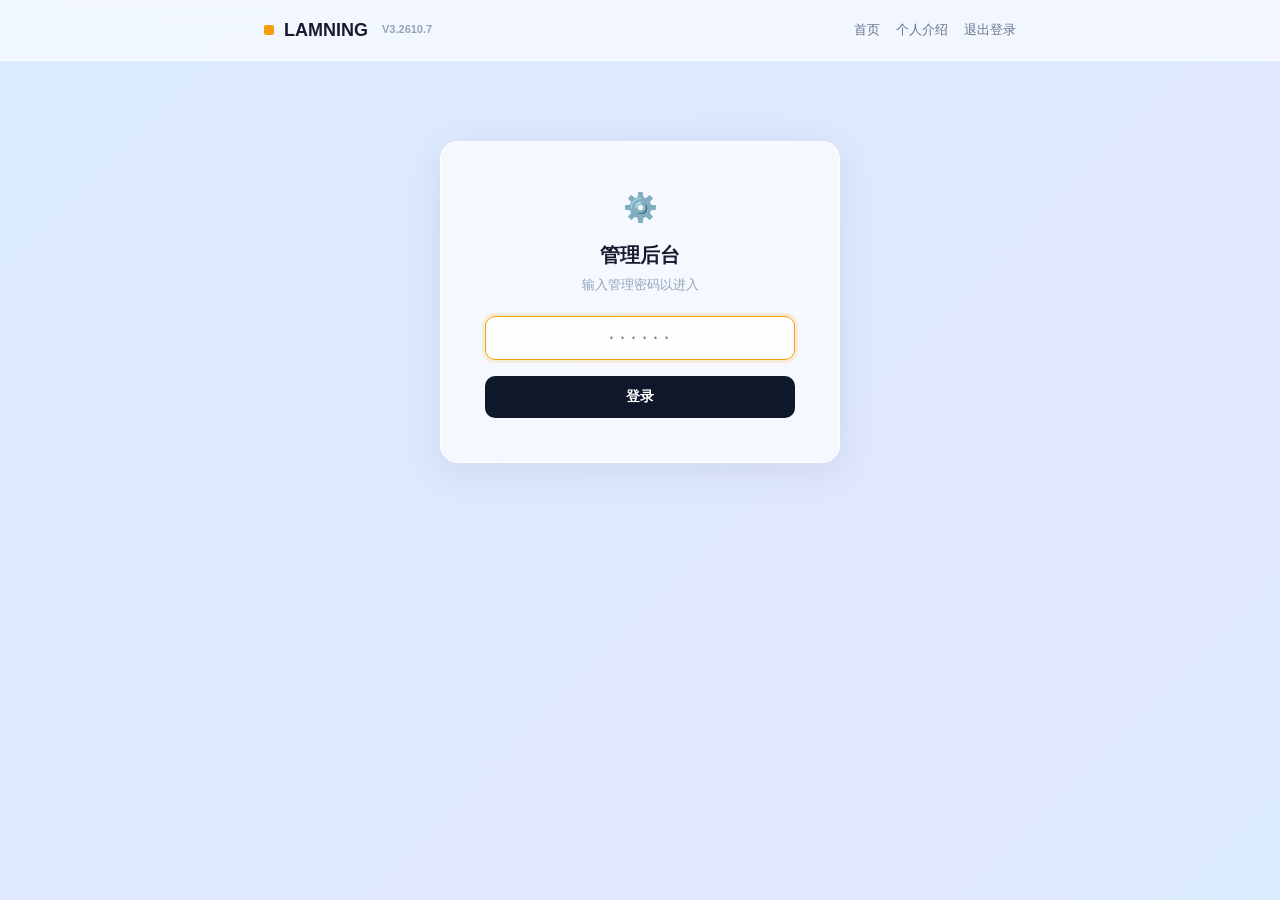
<file: admin/index.html>
<!DOCTYPE html>
<html lang="zh-CN">
<head>
    <meta charset="UTF-8">
    <meta name="viewport" content="width=device-width, initial-scale=1.0">
    <title>LAMNING - 管理后台</title>
    <style>
        * { margin: 0; padding: 0; box-sizing: border-box; }
        body {
            font-family: -apple-system, BlinkMacSystemFont, 'Segoe UI', 'PingFang SC', 'Microsoft YaHei', sans-serif;
            color: #1a1a2e; line-height: 1.6; min-height: 100vh;
            background: linear-gradient(135deg, #dbeafe 0%, #e0e7ff 20%, #cffafe 40%, #ede9fe 60%, #dbeafe 80%, #e0f2fe 100%);
            background-size: 400% 400%;
            animation: gradientFlow 12s ease infinite;
        }
        @keyframes gradientFlow {
            0% { background-position: 0% 50%; }
            50% { background-position: 100% 50%; }
            100% { background-position: 0% 50%; }
        }
        .container { max-width: 800px; margin: 0 auto; padding: 0 24px; }

        /* 导航 */
        .nav-bar {
            position: sticky; top: 0; z-index: 50;
            background: rgba(255,255,255,0.6);
            backdrop-filter: blur(20px);
            border-bottom: 1px solid rgba(255,255,255,0.7);
        }
        .nav-inner {
            max-width: 800px; margin: 0 auto; padding: 0 24px;
            display: flex; justify-content: space-between; align-items: center; height: 60px;
        }
        .nav-logo {
            font-size: 18px; font-weight: 700; color: #1a1a2e;
            text-decoration: none; display: flex; align-items: center; gap: 10px;
        }
        .nav-logo .dot { width: 10px; height: 10px; background: #f59e0b; border-radius: 2px; }
        .nav-links { display: flex; gap: 16px; }
        .nav-links a { font-size: 13px; color: #64748b; text-decoration: none; transition: color 0.2s; }
        .nav-links a:hover { color: #1a1a2e; }

        /* 登录 */
        .login-box {
            background: rgba(255,255,255,0.7);
            backdrop-filter: blur(24px);
            border: 1px solid rgba(255,255,255,0.8);
            border-radius: 18px; padding: 44px;
            max-width: 400px; margin: 80px auto;
            box-shadow: 0 8px 40px rgba(0,0,0,0.08);
            text-align: center;
        }
        .login-box h2 { font-size: 20px; font-weight: 700; margin-bottom: 4px; }
        .login-box p { font-size: 13px; color: #94a3b8; margin-bottom: 20px; }
        .login-input {
            width: 100%; padding: 12px 16px;
            border: 1px solid rgba(0,0,0,0.1); border-radius: 10px;
            font-size: 15px; outline: none; margin-bottom: 16px;
            text-align: center; font-family: monospace; letter-spacing: 2px;
            background: rgba(255,255,255,0.6);
            transition: border-color 0.2s, box-shadow 0.2s;
        }
        .login-input:focus { border-color: #f59e0b; box-shadow: 0 0 0 3px rgba(245,158,11,0.15); }
        .login-btn {
            width: 100%; padding: 12px;
            background: #0f172a; color: #fff; border: none; border-radius: 10px;
            font-size: 14px; font-weight: 600; cursor: pointer; transition: background 0.2s;
        }
        .login-btn:hover { background: #1e293b; }
        .login-error { color: #dc2626; font-size: 13px; margin-top: 8px; display: none; }

        /* 管理面板 */
        .admin-panel { display: none; padding: 32px 0 80px; }
        .admin-panel.show { display: block; }
        .panel-title { font-size: 24px; font-weight: 700; margin-bottom: 8px; }
        .panel-sub { font-size: 14px; color: #64748b; margin-bottom: 32px; }

        /* 卡片列表 */
        .card-grid { display: flex; flex-direction: column; gap: 16px; margin-bottom: 20px; }
        .card-col { display: flex; flex-direction: column; gap: 16px; }

        /* 卡片 */
        .edit-card {
            background: rgba(255,255,255,0.6);
            backdrop-filter: blur(16px);
            border: 1px solid rgba(255,255,255,0.7);
            border-radius: 18px;
            box-shadow: 0 4px 24px rgba(0,0,0,0.06);
            transition: box-shadow 0.2s;
        }
        .edit-card:hover { box-shadow: 0 6px 32px rgba(0,0,0,0.1); }
        .edit-card-header {
            padding: 14px 20px;
            background: rgba(0,0,0,0.02);
            border-bottom: 1px solid rgba(0,0,0,0.04);
            display: flex; justify-content: space-between; align-items: center;
            cursor: pointer; user-select: none;
            transition: background 0.2s;
        }
        .edit-card-header:hover { background: rgba(0,0,0,0.04); }
        .edit-card-header h3 { font-size: 14px; font-weight: 600; margin: 0; }
        .edit-card-header .tag {
            font-size: 11px; padding: 3px 10px; border-radius: 6px;
            background: rgba(245,158,11,0.1); color: #d97706;
            border: 1px solid rgba(245,158,11,0.2);
        }
        .edit-card-header .arrow {
            font-size: 12px; color: #94a3b8; transition: transform 0.3s;
            margin-left: 8px;
        }
        .edit-card.open .edit-card-header .arrow { transform: rotate(180deg); }
        .edit-card-body { display: none; padding: 20px; }
        .edit-card.open .edit-card-body { display: block; }

        /* 表单 */
        .form-group { margin-bottom: 16px; }
        .form-label {
            display: block; font-size: 12px; font-weight: 600;
            color: #64748b; text-transform: uppercase; letter-spacing: 1px;
            margin-bottom: 8px;
        }
        .form-input {
            width: 100%; padding: 10px 14px;
            border: 1px solid rgba(0,0,0,0.08); border-radius: 10px;
            font-size: 14px; outline: none; font-family: inherit;
            background: rgba(255,255,255,0.5);
            transition: border-color 0.2s, box-shadow 0.2s;
        }
        .form-input:focus { border-color: #3b82f6; box-shadow: 0 0 0 3px rgba(59,130,246,0.1); }
        .form-textarea {
            width: 100%; padding: 12px 14px;
            border: 1px solid rgba(0,0,0,0.08); border-radius: 10px;
            font-size: 14px; outline: none; font-family: inherit;
            background: rgba(255,255,255,0.5); resize: vertical;
            transition: border-color 0.2s, box-shadow 0.2s;
            line-height: 1.8;
        }
        .form-textarea:focus { border-color: #3b82f6; box-shadow: 0 0 0 3px rgba(59,130,246,0.1); }
        .form-hint { font-size: 12px; color: #94a3b8; margin-top: 4px; }

        /* 按钮 */
        .btn {
            padding: 10px 20px; border: none; border-radius: 10px;
            font-size: 14px; font-weight: 600; cursor: pointer; transition: all 0.2s;
        }
        .btn-primary { background: #0f172a; color: #fff; }
        .btn-primary:hover { background: #1e293b; }
        .btn-primary:active { transform: scale(0.98); }
        .btn-success { background: #16a34a; color: #fff; }
        .btn-success:hover { background: #15803d; }
        .btn-group { display: flex; gap: 10px; margin-top: 8px; }

        /* 保存提示 */
        .toast {
            position: fixed; top: 80px; left: 50%; transform: translateX(-50%);
            background: #0f172a; color: #fff; padding: 10px 24px;
            border-radius: 10px; font-size: 13px; z-index: 999;
            opacity: 0; transition: opacity 0.3s;
            box-shadow: 0 4px 20px rgba(0,0,0,0.15);
        }
        .toast.show { opacity: 1; }
    </style>
</head>
<body>

    <!-- 导航 -->
    <div class="nav-bar">
        <div class="nav-inner">
            <a href="/" class="nav-logo"><span class="dot"></span> LAMNING <span style="font-size:11px;color:#94a3b8;margin-left:4px;">V3.2610.7</span></a>
            <div class="nav-links">
                <a href="/">首页</a>
                <a href="/intro/">个人介绍</a>
                <a href="javascript:logout()">退出登录</a>
            </div>
        </div>
    </div>

    <!-- 登录 -->
    <div id="loginBox" class="container">
        <div class="login-box">
            <div style="font-size: 28px; margin-bottom: 8px;">⚙️</div>
            <h2>管理后台</h2>
            <p>输入管理密码以进入</p>
            <input type="password" id="loginInput" class="login-input" placeholder="······" autofocus>
            <button onclick="login()" class="login-btn">登录</button>
            <p id="loginError" class="login-error">密码错误</p>
        </div>
    </div>

    <!-- 管理面板 -->
    <div id="adminPanel" class="admin-panel">
        <div class="container">
            <div class="panel-title">📋 内容管理</div>
            <div class="panel-sub">修改后点击保存，立即生效于前台页面</div>

            <!-- 可视化编辑器入口 - 全宽 -->
            <div class="edit-card" style="cursor:pointer;margin-bottom:16px;" onclick="window.open('/admin/editor.html','_blank')">
                <div class="edit-card-header" style="background:linear-gradient(135deg,rgba(59,130,246,0.08),rgba(139,92,246,0.08));">
                    <h3>🎨 可视化页面编辑器</h3>
                    <span class="tag" style="background:rgba(59,130,246,0.1);color:#3b82f6;border-color:rgba(59,130,246,0.2);">推荐</span>
                </div>
                <div class="edit-card-body" style="padding:20px;max-height:2000px;">
                    <p style="font-size:14px;color:#64748b;margin:0;">拖拽式编辑页面布局、样式、颜色、字体，所见即所得。支持调整卡片位置、大小、模糊度等。</p>
                    <div style="margin-top:12px;">
                        <span class="btn btn-primary" style="display:inline-block;">🚀 打开编辑器</span>
                    </div>
                </div>
            </div>

            <div class="card-grid"><div class="card-col">
            <!-- 公告卡片 -->
            <div class="edit-card">
                <div class="edit-card-header" onclick="toggleCard(this)">
                    <h3>📢 更新公告</h3>
                    <span style="display:flex;align-items:center;gap:6px;"><span class="tag">个人介绍页</span><span class="arrow">▼</span></span>
                </div>
                <div class="edit-card-body">
                    <div class="form-group">
                        <label class="form-label">公告内容</label>
                        <textarea id="announcement" class="form-textarea" rows="3" placeholder="输入公告内容..."></textarea>
                        <div class="form-hint">显示在个人介绍页的「更新公告」卡片中</div>
                    </div>
                    <button onclick="saveContent()" class="btn btn-primary">💾 保存</button>
                </div>
            </div>

            <!-- 更新弹窗卡片 -->
            <div class="edit-card">
                <div class="edit-card-header" onclick="toggleCard(this)">
                    <h3>🔔 更新弹窗</h3>
                    <span style="display:flex;align-items:center;gap:6px;"><span class="tag">主页弹窗</span><span class="arrow">▼</span></span>
                </div>
                <div class="edit-card-body">
                    <div class="form-group">
                        <label class="form-label">日期</label>
                        <input type="text" id="modalDate" class="form-input" placeholder="2026年10月13日 23:00">
                    </div>
                    <div class="form-group">
                        <label class="form-label">版本号</label>
                        <input type="text" id="modalVersion" class="form-input" placeholder="如：V3.2610.9">
                        <div class="form-hint">显示在主页大标题旁与页脚，留空则不更新</div>
                    </div>
                    <div class="form-group">
                        <label class="form-label">更新条目（每行一条）</label>
                        <textarea id="modalItems" class="form-textarea" rows="6" placeholder="每行一条更新内容..."></textarea>
                        <div class="form-hint">访问主页时自动弹出的更新说明窗口</div>
                    </div>
                    <button onclick="saveContent()" class="btn btn-primary">💾 保存</button>
                </div>
            </div>

            </div>

            <!-- 个人名片卡片 -->
            <div class="edit-card">
                <div class="edit-card-header" onclick="toggleCard(this)">
                    <h3>👤 个人名片</h3>
                    <span style="display:flex;align-items:center;gap:6px;"><span class="tag">个人介绍页</span><span class="arrow">▼</span></span>
                </div>
                <div class="edit-card-body">
                    <div class="form-group">
                        <label class="form-label">名称</label>
                        <input type="text" id="profileName" class="form-input" placeholder="LAMNING">
                    </div>
                    <div class="form-group">
                        <label class="form-label">简介</label>
                        <input type="text" id="profileBio" class="form-input" placeholder="个人空间 · 持续构建中">
                    </div>
                    <div class="form-group">
                        <label class="form-label">标签（逗号分隔）</label>
                        <input type="text" id="profileTags" class="form-input" placeholder="人工智能, 小米生态, INFJ">
                    </div>
                    <button onclick="saveContent()" class="btn btn-primary">💾 保存</button>
                </div>
            </div>

            <!-- 联系方式卡片 -->
            <div class="edit-card">
                <div class="edit-card-header" onclick="toggleCard(this)">
                    <h3>📬 联系方式</h3>
                    <span style="display:flex;align-items:center;gap:6px;"><span class="tag">全局</span><span class="arrow">▼</span></span>
                </div>
                <div class="edit-card-body">
                    <div class="form-group">
                        <label class="form-label">GitHub 链接</label>
                        <input type="text" id="contactGithub" class="form-input" placeholder="https://github.com/your-account">
                    </div>
                    <div class="form-group">
                        <label class="form-label">QQ 号</label>
                        <input type="text" id="contactQQ" class="form-input" placeholder="[qq removed]">
                    </div>
                    <div class="form-group">
                        <label class="form-label">邮箱</label>
                        <input type="text" id="contactEmail" class="form-input" placeholder="[email removed]">
                    </div>
                    <button onclick="saveContent()" class="btn btn-primary">💾 保存</button>
                </div>
            </div>
            </div><div class="card-col">
            <!-- 扩列条卡片 -->
            <div class="edit-card">
                <div class="edit-card-header" onclick="toggleCard(this)">
                    <h3>📝 扩列条 / 自介</h3>
                    <span style="display:flex;align-items:center;gap:6px;"><span class="tag">个人介绍页</span><span class="arrow">▼</span></span>
                </div>
                <div class="edit-card-body">
                    <div class="form-group">
                        <label class="form-label">内容（支持换行，用 --- 分割横线）</label>
                        <textarea id="bioContent" class="form-textarea" rows="16" placeholder="输入扩列条内容..."></textarea>
                        <div class="form-hint">使用 --- 表示分割线，直接换行即可分行</div>
                    </div>
                    <button onclick="saveContent()" class="btn btn-primary">💾 保存</button>
                </div>
            </div>

            <!-- 图库管理卡片 -->
            <div class="edit-card">
                <div class="edit-card-header" onclick="toggleCard(this)">
                    <h3>📷 图库管理</h3>
                    <span style="display:flex;align-items:center;gap:6px;"><span class="tag">个人介绍页</span><span class="arrow">▼</span></span>
                </div>
                <div class="edit-card-body">
                    <div class="form-group">
                        <label class="form-label">上传图片</label>
                        <div id="uploadArea" style="border:2px dashed rgba(0,0,0,0.1);border-radius:12px;padding:32px;text-align:center;cursor:pointer;transition:all 0.2s;" onclick="document.getElementById('fileInput').click()" ondragover="event.preventDefault();this.style.borderColor='#3b82f6'" ondragleave="this.style.borderColor='rgba(0,0,0,0.1)'" ondrop="event.preventDefault();this.style.borderColor='rgba(0,0,0,0.1)';handleDrop(event)">
                            <div style="font-size:32px;margin-bottom:8px;">📁</div>
                            <div style="font-size:14px;color:#64748b;">点击选择图片 或 拖拽图片到这里</div>
                            <div style="font-size:12px;color:#94a3b8;margin-top:4px;">支持 JPG / PNG / GIF / WebP</div>
                        </div>
                        <input type="file" id="fileInput" accept="image/*" multiple style="display:none" onchange="uploadFiles(this.files)">
                    </div>
                    <div id="galleryGrid" style="display:grid;grid-template-columns:repeat(4,1fr);gap:8px;margin-bottom:16px;"></div>
                    <div class="form-hint">点击图片上的 × 可删除。保存后前台立即生效。</div>
                    <button onclick="saveContent()" class="btn btn-primary">💾 保存图库</button>
                </div>
            </div>

            <!-- 课程管理卡片 -->
            <div class="edit-card">
                <div class="edit-card-header" onclick="toggleCard(this)">
                    <h3>📚 课程管理</h3>
                    <span style="display:flex;align-items:center;gap:6px;"><span class="tag">课程表</span><span class="arrow">▼</span></span>
                </div>
                <div class="edit-card-body">
                    <div class="form-group">
                        <label class="form-label">课程名称</label>
                        <input type="text" id="cName" class="form-input" placeholder="如：高等数学">
                    </div>
                    <div class="form-group">
                        <label class="form-label">授课老师</label>
                        <input type="text" id="cTeacher" class="form-input" placeholder="如：张老师">
                    </div>
                    <div class="form-group">
                        <label class="form-label">上课地点</label>
                        <input type="text" id="cLocation" class="form-input" placeholder="如：第一教学楼（北）101">
                    </div>
                    <div class="form-row" style="display:flex;gap:12px;flex-wrap:wrap;">
                        <div class="form-group" style="flex:1;min-width:120px;">
                            <label class="form-label">星期</label>
                            <select id="cWeekday" class="form-input">
                                <option value="1">周一</option><option value="2">周二</option><option value="3">周三</option>
                                <option value="4">周四</option><option value="5">周五</option><option value="6">周六</option><option value="7">周日</option>
                            </select>
                        </div>
                        <div class="form-group" style="flex:1;min-width:120px;">
                            <label class="form-label">开始节次</label>
                            <select id="cStart" class="form-input">
                                <option value="1">1-2节 (08:20)</option><option value="2">3-4节 (10:15)</option><option value="3">5-6节 (14:00)</option>
                                <option value="4">7-8节 (15:55)</option><option value="5">9-10节 (19:00)</option>
                            </select>
                        </div>
                        <div class="form-group" style="flex:1;min-width:120px;">
                            <label class="form-label">连上</label>
                            <select id="cSpan" class="form-input">
                                <option value="1">1个大节</option><option value="2">2个大节（连上）</option>
                            </select>
                        </div>
                    </div>
                    <div class="form-group">
                        <label class="form-label">上课周次</label>
                        <input type="text" id="cWeeks" class="form-input" placeholder="如：1-16 或 1,3,5-8">
                        <div class="form-hint">填周次范围，如 <b>1-16</b> 或 <b>1,3,5-8</b></div>
                    </div>
                    <button onclick="addCourse()" class="btn btn-primary" style="margin-bottom:16px;">➕ 添加课程</button>
                    <div id="courseList"></div>
                </div>
            </div>
            </div></div><!-- /card-grid -->

        </div>
    </div>

    <script>
        let TOKEN = '';
        let content = {};

        // 登录
        function login() {
            const pwd = document.getElementById('loginInput').value;
            fetch('/api/login', {
                method: 'POST',
                headers: {'Content-Type': 'application/json'},
                body: JSON.stringify({password: pwd})
            })
            .then(r => r.json())
            .then(d => {
                if (d.ok) {
                    TOKEN = d.token;
                    sessionStorage.setItem('admin_token', TOKEN);
                    showAdmin();
                } else {
                    document.getElementById('loginError').style.display = 'block';
                    document.getElementById('loginInput').value = '';
                }
            })
            .catch(() => {
                document.getElementById('loginError').textContent = '连接失败，请检查后端是否运行';
                document.getElementById('loginError').style.display = 'block';
            });
        }

        // 回车登录
        document.getElementById('loginInput').addEventListener('keydown', e => {
            if (e.key === 'Enter') login();
        });

        // 显示管理面板
        function showAdmin() {
            document.getElementById('loginBox').style.display = 'none';
            document.getElementById('adminPanel').classList.add('show');
            loadContent();
            loadCourses();
        }

        // 加载内容
        function loadContent() {
            fetch('/api/content')
            .then(r => r.json())
            .then(d => {
                content = d;
                // 填充表单
                document.getElementById('announcement').value = d.announcement || '';
                document.getElementById('modalDate').value = d.modal_date || '';
                document.getElementById('modalVersion').value = d.version || '';
                document.getElementById('modalItems').value = (d.modal_items || []).join('\n');
                document.getElementById('profileName').value = d.profile_name || '';
                document.getElementById('profileBio').value = d.profile_bio || '';
                document.getElementById('profileTags').value = (d.profile_tags || []).join(', ');
                document.getElementById('contactGithub').value = d.contact_github || '';
                document.getElementById('contactQQ').value = d.contact_qq || '';
                document.getElementById('contactEmail').value = d.contact_email || '';
                document.getElementById('bioContent').value = (d.bio_content || '').replace(/\\n/g, '\n');
                renderGallery();
            });
        }

        // 保存内容
        function saveContent() {
            const data = {
                announcement: document.getElementById('announcement').value,
                modal_date: document.getElementById('modalDate').value,
                version: document.getElementById('modalVersion').value.trim(),
                modal_items: document.getElementById('modalItems').value.split('\n').filter(x => x.trim()),
                profile_name: document.getElementById('profileName').value,
                profile_bio: document.getElementById('profileBio').value,
                profile_tags: document.getElementById('profileTags').value.split(',').map(x => x.trim()).filter(x => x),
                contact_github: document.getElementById('contactGithub').value,
                contact_qq: document.getElementById('contactQQ').value,
                contact_email: document.getElementById('contactEmail').value,
                bio_content: document.getElementById('bioContent').value.replace(/\n/g, '\\n'),
                gallery: content.gallery || [],
            };

            fetch('/api/content', {
                method: 'POST',
                headers: {
                    'Content-Type': 'application/json',
                    'X-Token': TOKEN
                },
                body: JSON.stringify(data)
            })
            .then(r => r.json())
            .then(d => {
                if (d.ok) {
                    showToast('✅ 保存成功！前台页面已更新');
                    content = data;
                } else {
                    showToast('❌ 保存失败：' + (d.error || '未知错误'));
                }
            })
            .catch(() => showToast('❌ 网络错误'));
        }

        // 图库上传
        function handleDrop(e) {
            uploadFiles(e.dataTransfer.files);
        }

        function uploadFiles(files) {
            if (!files || !files.length) return;
            for (let i = 0; i < files.length; i++) {
                const file = files[i];
                if (!file.type.startsWith('image/')) continue;
                const formData = new FormData();
                formData.append('file', file);
                fetch('/api/upload', {
                    method: 'POST',
                    headers: { 'X-Token': TOKEN },
                    body: formData
                })
                .then(r => r.json())
                .then(d => {
                    if (d.ok) {
                        if (!content.gallery) content.gallery = [];
                        content.gallery.push(d.url);
                        renderGallery();
                        showToast('✅ 上传成功');
                    } else {
                        showToast('❌ 上传失败: ' + (d.error || ''));
                    }
                })
                .catch(() => showToast('❌ 上传失败'));
            }
        }

        function renderGallery() {
            const grid = document.getElementById('galleryGrid');
            if (!content.gallery || !content.gallery.length) {
                grid.innerHTML = '<div style="grid-column:1/-1;text-align:center;padding:24px;color:#94a3b8;font-size:13px;">暂无图片</div>';
                return;
            }
            grid.innerHTML = content.gallery.map((url, i) =>
                '<div style="position:relative;border-radius:8px;overflow:hidden;aspect-ratio:1;background:#f1f5f9;">' +
                '<img src="' + url + '" style="width:100%;height:100%;object-fit:cover;">' +
                '<div onclick="removeGallery(' + i + ')" style="position:absolute;top:4px;right:4px;width:22px;height:22px;border-radius:50%;background:rgba(0,0,0,0.6);color:#fff;font-size:14px;display:flex;align-items:center;justify-content:center;cursor:pointer;">×</div>' +
                '</div>'
            ).join('');
        }

        function removeGallery(index) {
            if (!confirm('确定删除这张图片？')) return;
            content.gallery.splice(index, 1);
            renderGallery();
        }

        // Toast 提示
        function showToast(msg) {
            let toast = document.querySelector('.toast');
            if (!toast) {
                toast = document.createElement('div');
                toast.className = 'toast';
                document.body.appendChild(toast);
            }
            toast.textContent = msg;
            toast.classList.add('show');
            setTimeout(() => toast.classList.remove('show'), 2500);
        }

        // 退出
        function logout() {
            sessionStorage.removeItem('admin_token');
            document.getElementById('loginBox').style.display = 'block';
            document.getElementById('adminPanel').classList.remove('show');
            document.getElementById('loginInput').value = '';
            TOKEN = '';
        }

        // ===== 卡片折叠 =====
        function toggleCard(header) {
            var card = header.closest('.edit-card');
            card.classList.toggle('open');
        }

        // ===== 课程管理 =====
        function loadCourses() {
            fetch('/api/courses', {headers: {'X-Token': TOKEN}}).then(r => r.json()).then(d => {
                if (!d.ok) return;
                const list = document.getElementById('courseList');
                if (d.courses.length === 0) {
                    list.innerHTML = '<div style="color:#94a3b8;font-size:13px;text-align:center;padding:16px;">暂无自定义课程</div>';
                    return;
                }
                list.innerHTML = d.courses.map(c => {
                    const wd = ['一','二','三','四','五','六','日'][c.weekday - 1];
                    return `<div style="display:flex;align-items:center;gap:12px;padding:10px 12px;background:rgba(255,255,255,.5);border-radius:10px;margin-bottom:8px;">
                        <div style="width:6px;height:36px;border-radius:3px;background:linear-gradient(135deg,#3b82f6,#6366f1);flex-shrink:0;"></div>
                        <div style="flex:1;min-width:0;">
                            <div style="font-weight:600;font-size:14px;color:#1e293b;">${c.name}</div>
                            <div style="font-size:12px;color:#64748b;">周${wd} · ${c.startTime || ''} · ${c.location || '未填地点'} · ${c.teacher || ''}</div>
                        </div>
                        <button onclick="deleteCourse('${c.id}')" style="padding:4px 12px;border:none;border-radius:8px;background:rgba(239,68,68,.1);color:#ef4444;font-size:12px;cursor:pointer;flex-shrink:0;">删除</button>
                    </div>`;
                }).join('');
            });
        }

        function addCourse() {
            const name = document.getElementById('cName').value.trim();
            if (!name) { alert('请填写课程名称'); return; }
            const teacher = document.getElementById('cTeacher').value.trim();
            const location = document.getElementById('cLocation').value.trim();
            const weekday = parseInt(document.getElementById('cWeekday').value);
            const start = parseInt(document.getElementById('cStart').value);
            const span = parseInt(document.getElementById('cSpan').value);
            const weeksRaw = document.getElementById('cWeeks').value.trim() || '1-16';

            // 解析周次
            let weeks = [];
            weeksRaw.split(',').forEach(part => {
                part = part.trim();
                if (part.includes('-')) {
                    const [a, b] = part.split('-').map(Number);
                    for (let i = a; i <= b; i++) weeks.push(i);
                } else if (part) {
                    weeks.push(parseInt(part));
                }
            });

            // 节次时间映射
            const timeMap = {1:'08:20',2:'10:15',3:'14:00',4:'15:55',5:'19:00'};
            const endMap = {1:'09:55',2:'11:50',3:'15:35',4:'17:30',5:'20:40'};
            const startTime = timeMap[start];
            const endTime = endMap[Math.min(start + span - 1, 5)];

            fetch('/api/courses', {
                method: 'POST',
                headers: {'Content-Type': 'application/json', 'X-Token': TOKEN},
                body: JSON.stringify({
                    name, teacher, location, weekday, start, span,
                    weeks, startTime, endTime, weeksRaw
                })
            }).then(r => r.json()).then(d => {
                if (d.ok) {
                    document.getElementById('cName').value = '';
                    document.getElementById('cTeacher').value = '';
                    document.getElementById('cLocation').value = '';
                    document.getElementById('cWeeks').value = '';
                    loadCourses();
                } else {
                    alert('添加失败：' + (d.error || '未知错误'));
                }
            });
        }

        function deleteCourse(id) {
            if (!confirm('确定删除这门课程？')) return;
            fetch('/api/courses/' + id, {
                method: 'DELETE',
                headers: {'X-Token': TOKEN}
            }).then(r => r.json()).then(d => {
                if (d.ok) loadCourses();
            });
        }

        // 自动登录
        if (sessionStorage.getItem('admin_token')) {
            TOKEN = sessionStorage.getItem('admin_token');
            fetch('/api/admin-session', {headers: {'X-Token': TOKEN}}).then(r => {
                if (!r.ok) throw new Error('expired');
                return r.json();
            }).then(d => {
                if (d.ok) {
                    showAdmin();
                    loadCourses();
                }
            }).catch(() => logout());
        }
    </script>

</body>
</html>
</file>
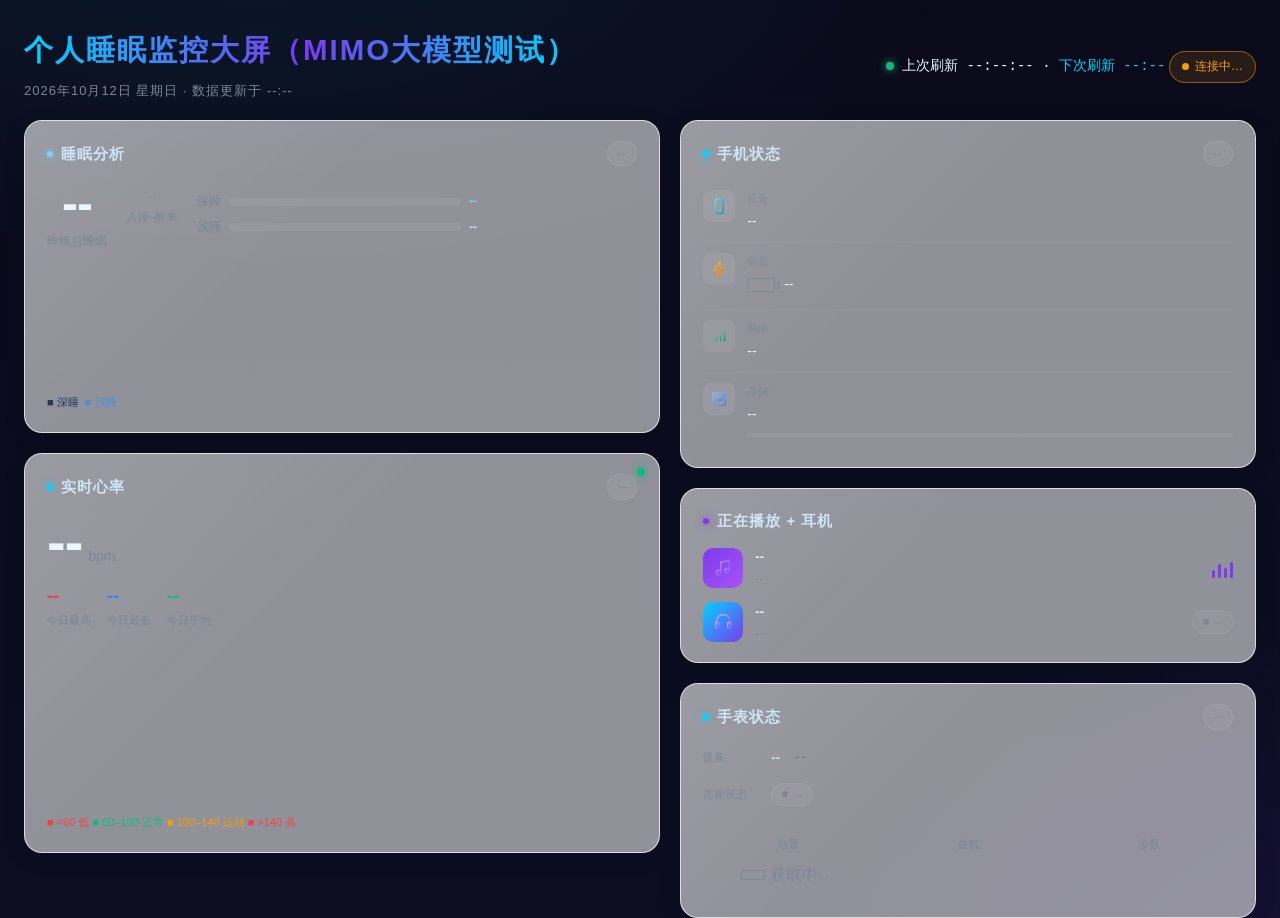
<file: health/index.html>
<!DOCTYPE html>
<html lang="zh-CN">
<head>
<meta charset="UTF-8">
<meta name="viewport" content="width=device-width, initial-scale=1">
<title>个人睡眠监控大屏（MIMO大模型测试）</title>
<style>
*{margin:0;padding:0;box-sizing:border-box}
body{background:#0a0a1a;color:#d7e3f5;font-family:'Segoe UI','PingFang SC','Microsoft YaHei',Inter,sans-serif;min-height:100vh;overflow-x:hidden;
  background-image:radial-gradient(1200px 600px at 20% -10%,rgba(0,212,255,.08),transparent 60%),radial-gradient(1000px 700px at 110% 110%,rgba(124,58,237,.10),transparent 60%),linear-gradient(180deg,#0a0a1a,#0d0d22)}
.glass{background:rgba(255,255,255,.055);border:1px solid rgba(255,255,255,.09);border-radius:18px;backdrop-filter:blur(18px);-webkit-backdrop-filter:blur(18px);
  box-shadow:0 0 40px rgba(0,212,255,.06) inset,0 10px 30px rgba(0,0,0,.35);padding:20px 22px;position:relative;overflow:hidden;transition:box-shadow .3s}
.glass::before{content:"";position:absolute;inset:0;border-radius:18px;pointer-events:none;background:linear-gradient(135deg,rgba(255,255,255,.09),transparent 40%)}
.glass.pulse{animation:pulsebox .55s ease}
@keyframes pulsebox{0%{box-shadow:0 0 0 0 rgba(0,212,255,.55),0 0 40px rgba(0,212,255,.06) inset}70%{box-shadow:0 0 0 4px rgba(0,212,255,.35),0 0 60px rgba(0,212,255,.18) inset}100%{box-shadow:0 0 0 0 rgba(0,212,255,0),0 0 40px rgba(0,212,255,.06) inset}}
.wrap{max-width:1840px;margin:0 auto;padding:0 24px}
.topbar{display:flex;justify-content:space-between;align-items:center;padding:26px 0 18px;gap:16px;flex-wrap:wrap}
.htitle{font-size:clamp(24px,2.3vw,38px);font-weight:700;letter-spacing:2px;color:#eaf6ff;background:linear-gradient(90deg,#00d4ff,#7c3aed,#00d4ff);-webkit-background-clip:text;background-clip:text;-webkit-text-fill-color:transparent}
.hsub{color:#7c8794;font-size:13px;margin-top:8px;letter-spacing:1px}
.topright{text-align:right;font-size:13px;color:#9aa7b8;line-height:1.8}
.refreshinfo{font-family:Consolas,monospace;font-size:14px;color:#eaf6ff;display:inline-flex;align-items:center;gap:8px}
.refreshinfo i{width:8px;height:8px;border-radius:50%;background:#10b981;box-shadow:0 0 8px #10b981;animation:blink 1.6s infinite}
.live{display:inline-flex;align-items:center;gap:6px;font-size:12px;padding:4px 12px;border-radius:20px;border:1px solid;margin-top:6px}
.live.on{color:#10b981;border-color:rgba(16,185,129,.5);background:rgba(16,185,129,.12)}
.live.off{color:#f59e0b;border-color:rgba(245,158,11,.5);background:rgba(245,158,11,.12)}
.live i{width:7px;height:7px;border-radius:50%}
.live.on i{background:#10b981;box-shadow:0 0 8px #10b981}
.live.off i{background:#f59e0b}
.grid{display:grid;gap:20px;grid-template-columns:1.05fr .95fr}
.left,.right{display:flex;flex-direction:column;gap:20px;min-width:0}
@media(max-width:1180px){.grid{grid-template-columns:1fr}}
.chead{display:flex;justify-content:space-between;align-items:center;margin-bottom:14px;position:relative;z-index:2}
.chead h3{font-size:15px;font-weight:600;color:#cfe6f8;letter-spacing:1px;display:flex;align-items:center;gap:8px}
.chead h3 .dot{width:6px;height:6px;border-radius:50%;background:#00d4ff;box-shadow:0 0 8px #00d4ff;animation:pulse 1.4s infinite}
@keyframes pulse{0%,100%{opacity:1}50%{opacity:.35}}
.tag{font-size:11px;color:#7c8794;background:rgba(255,255,255,.06);border:1px solid rgba(255,255,255,.08);padding:3px 10px;border-radius:20px;letter-spacing:.5px}
.ac{color:#00d4ff}.pu{color:#7c3aed}.og{color:#f59e0b}.gr{color:#10b981}.rd{color:#ef4444}.gy{color:#7c8794}


/* === 以下为恢复的组件样式 === */

/* 动画 */
.fadein{opacity:0;transform:translateY(10px);animation:fadein .6s ease forwards}
@keyframes fadein{to{opacity:1;transform:translateY(0)}}
.d1{animation-delay:.1s}.d2{animation-delay:.2s}.d3{animation-delay:.3s}.d4{animation-delay:.4s}
.blinkdot{position:absolute;top:14px;right:14px;width:8px;height:8px;border-radius:50%;background:#10b981;box-shadow:0 0 10px #10b981;animation:blink 1.6s infinite;z-index:3}
@keyframes blink{0%,100%{opacity:1}50%{opacity:.2}}

/* 图表 */
.chart{width:100%;height:180px;position:relative;z-index:1}
.chart.small{height:100px}
.chart.dual{height:100px}

/* 睡眠分析 */
.sleepwrap{position:relative;z-index:2}
.sleepstat{display:flex;align-items:flex-start;gap:20px;flex-wrap:wrap}
.sleepmain{display:flex;flex-direction:column;align-items:center}
.sleepbig{display:flex;align-items:baseline;gap:10px;margin:16px 0}
.sleepbig .lbl{font-size:12px;color:#7c8794}
.sleepfoot{display:flex;justify-content:space-between;font-size:12px;color:#7c8794;margin-top:10px}
.dualcharts{display:grid;grid-template-columns:1fr 1fr;gap:12px;margin-top:12px}
.num{font-size:clamp(28px,4vw,48px);font-weight:700;letter-spacing:-1px;color:#eaf6ff;line-height:1}
.kpi{font-size:12px;color:#7c8794;margin-top:4px;text-align:center}
.ratio{margin-top:12px;width:100%;max-width:280px}
.r{display:flex;align-items:center;gap:8px;margin-bottom:6px;font-size:12px}
.bar{flex:1;height:8px;background:rgba(255,255,255,.06);border-radius:4px;overflow:hidden}
.bar i{display:block;height:100%;border-radius:4px;transition:width .8s ease}
.scorebox{display:flex;align-items:center;justify-content:center}
.badge{display:inline-flex;align-items:center;gap:6px;padding:4px 14px;border-radius:20px;font-size:12px;font-weight:500}
.badge.deep{background:rgba(30,58,95,.3);color:#93c5fd;border:1px solid rgba(30,58,95,.5)}
.badge.deep i{width:7px;height:7px;border-radius:50%;background:#1e3a5f;animation:blink 1.4s infinite}
.badge.light{background:rgba(74,144,217,.2);color:#bfdbfe;border:1px solid rgba(74,144,217,.4)}
.badge.light i{width:7px;height:7px;border-radius:50%;background:#4a90d9;animation:blink 1.4s infinite}
.badge.awake{background:rgba(245,158,11,.15);color:#fbbf24;border:1px solid rgba(245,158,11,.3)}

/* 心率 */
.hrcard{position:relative;z-index:2}
.hrtop{display:flex;align-items:baseline;gap:12px}
.hrval{display:flex;align-items:baseline;gap:6px}
.hrval .num{font-size:clamp(36px,5vw,56px)}
.unit{font-size:14px;color:#7c8794;font-weight:400}
.hrstat{display:flex;gap:16px;margin-top:12px;flex-wrap:wrap}
.hrstat .s{display:flex;flex-direction:column;font-size:11px;color:#7c8794}
.hrstat .s b{font-size:18px;font-weight:700;margin-bottom:2px}
.hrstat .hi b{color:#ef4444}
.hrstat .lo b{color:#3b82f6}
.hrstat .avg b{color:#10b981}

/* 手机状态 */
.phoneitem{display:flex;align-items:flex-start;gap:12px;padding:10px 0;border-bottom:1px solid rgba(255,255,255,.04)}
.phoneitem:last-child{border-bottom:none}
.picon{width:32px;height:32px;border-radius:8px;background:rgba(255,255,255,.06);display:flex;align-items:center;justify-content:center;font-size:16px;flex-shrink:0}
.ptxt{flex:1;display:flex;flex-direction:column;gap:2px}
.ptxt .n{font-size:11px;color:#7c8794}
.ptxt .v{font-size:14px;color:#eaf6ff;font-weight:500}
.ptxt .sub{font-size:11px;color:#7c8794;margin-top:2px}

/* 电池图标 */
.battery{display:inline-flex;align-items:center;gap:2px}
.batt-body{display:inline-flex;width:28px;height:14px;border:1.5px solid #7c8794;border-radius:3px;padding:2px;position:relative}
.batt-body i{display:block;height:100%;border-radius:1px;background:#10b981;transition:width .3s}
.batt-nub{width:3px;height:7px;background:#7c8794;border-radius:0 2px 2px 0}
.bolt{font-size:14px;margin-left:4px}
.pbar{height:4px;background:rgba(255,255,255,.06);border-radius:2px;margin-top:6px;overflow:hidden}
.pbar i{display:block;height:100%;background:linear-gradient(90deg,#00d4ff,#7c3aed);border-radius:2px;transition:width .6s ease}

/* 媒体播放 */
.media{display:flex;flex-direction:column;gap:14px;position:relative;z-index:2}
.part{display:flex;align-items:center;gap:12px}
.micon{width:40px;height:40px;border-radius:10px;background:linear-gradient(135deg,#7c3aed,#a855f7);display:flex;align-items:center;justify-content:center;font-size:18px;flex-shrink:0}
.mtxt{flex:1;display:flex;flex-direction:column;min-width:0}
.mtxt .t{font-size:13px;font-weight:600;color:#eaf6ff;overflow:hidden;text-overflow:ellipsis;white-space:nowrap}
.mtxt .s{font-size:11px;color:#7c8794;margin-top:2px;overflow:hidden;text-overflow:ellipsis;white-space:nowrap}
.eq{display:flex;align-items:flex-end;gap:3px;height:20px;flex-shrink:0}
.eq i{display:block;width:3px;background:#7c3aed;border-radius:2px;animation:eq .8s ease-in-out infinite alternate}
.eq i:nth-child(1){height:8px;animation-delay:0s}
.eq i:nth-child(2){height:14px;animation-delay:.15s}
.eq i:nth-child(3){height:10px;animation-delay:.3s}
.eq i:nth-child(4){height:16px;animation-delay:.45s}
@keyframes eq{0%{height:4px}100%{height:18px}}
.connlight{display:inline-flex;align-items:center;gap:6px;font-size:11px;padding:2px 10px;border-radius:12px}
.connlight i{width:6px;height:6px;border-radius:50%}
.connlight.ok{color:#10b981;background:rgba(16,185,129,.1);border:1px solid rgba(16,185,129,.3)}
.connlight.ok i{background:#10b981;box-shadow:0 0 6px #10b981}
.connlight.err{color:#ef4444;background:rgba(239,68,68,.1);border:1px solid rgba(239,68,68,.3)}
.connlight.err i{background:#ef4444}
.connlight.null{color:#7c8794;background:rgba(255,255,255,.04);border:1px solid rgba(255,255,255,.06)}
.connlight.null i{background:#7c8794}

/* 手表 */
.watchinfo{position:relative;z-index:2}
.watchinfo .r{display:flex;align-items:center;gap:8px;font-size:13px;color:#cfe6f8;padding:4px 0}
.watchinfo .k{font-size:11px;color:#7c8794;min-width:60px}
.mac{font-family:Consolas,monospace;font-size:11px;color:#5b6b7e;margin-left:6px}
.watchrow{display:grid;grid-template-columns:repeat(3,1fr);gap:12px}
.watchrow .item{text-align:center;padding:10px 0}
.batt-dash{display:inline-flex;align-items:center;gap:4px}
.batt-dash i{display:inline-block;width:24px;height:10px;border:1.5px solid #7c8794;border-radius:2px;position:relative}
</style>
<link rel="stylesheet" href="/assets/common.css">
<script>
window.LAMNING_CONFIG = { theme: 'dark', loaderDelay: 200, staggerBase: 100 };
</script>
<style>.ico{width:1.15em;height:1.15em;vertical-align:-.2em;display:inline-block;position:relative;top:-.02em}</style>
<svg width="0" height="0" style="position:absolute" aria-hidden="true"><defs><linearGradient id="g-heart" x1="0" y1="0" x2="1" y2="1"><stop offset="0" stop-color="#fb7185"/><stop offset="1" stop-color="#ef4444"/></linearGradient><linearGradient id="g-heart-f" x1="0" y1="0" x2="0" y2="1"><stop offset="0" stop-color="#fb7185" stop-opacity=".55"/><stop offset="1" stop-color="#ef4444" stop-opacity=".08"/></linearGradient><linearGradient id="g-bolt" x1="0" y1="0" x2="1" y2="1"><stop offset="0" stop-color="#fbbf24"/><stop offset="1" stop-color="#f97316"/></linearGradient><linearGradient id="g-moon" x1="0" y1="0" x2="1" y2="1"><stop offset="0" stop-color="#818cf8"/><stop offset="1" stop-color="#6366f1"/></linearGradient><linearGradient id="g-sunrise" x1="0" y1="0" x2="1" y2="1"><stop offset="0" stop-color="#fb923c"/><stop offset="1" stop-color="#f97316"/></linearGradient><linearGradient id="g-coffee" x1="0" y1="0" x2="1" y2="1"><stop offset="0" stop-color="#d97706"/><stop offset="1" stop-color="#b45309"/></linearGradient><linearGradient id="g-cap" x1="0" y1="0" x2="1" y2="1"><stop offset="0" stop-color="#60a5fa"/><stop offset="1" stop-color="#2563eb"/></linearGradient><linearGradient id="g-music" x1="0" y1="0" x2="1" y2="1"><stop offset="0" stop-color="#a78bfa"/><stop offset="1" stop-color="#8b5cf6"/></linearGradient><linearGradient id="g-head" x1="0" y1="0" x2="1" y2="1"><stop offset="0" stop-color="#c4b5fd"/><stop offset="1" stop-color="#8b5cf6"/></linearGradient><linearGradient id="g-cloud" x1="0" y1="0" x2="1" y2="1"><stop offset="0" stop-color="#7dd3fc"/><stop offset="1" stop-color="#0ea5e9"/></linearGradient><linearGradient id="g-rocket" x1="0" y1="0" x2="1" y2="1"><stop offset="0" stop-color="#fb7185"/><stop offset="1" stop-color="#f43f5e"/></linearGradient><linearGradient id="g-flag" x1="0" y1="0" x2="1" y2="1"><stop offset="0" stop-color="#6ee7b7"/><stop offset="1" stop-color="#10b981"/></linearGradient><linearGradient id="g-pin" x1="0" y1="0" x2="1" y2="1"><stop offset="0" stop-color="#fda4af"/><stop offset="1" stop-color="#f43f5e"/></linearGradient><linearGradient id="g-clip" x1="0" y1="0" x2="1" y2="1"><stop offset="0" stop-color="#93c5fd"/><stop offset="1" stop-color="#3b82f6"/></linearGradient><linearGradient id="g-sun2" x1="0" y1="0" x2="1" y2="1"><stop offset="0" stop-color="#fcd34d"/><stop offset="1" stop-color="#f59e0b"/></linearGradient><linearGradient id="g-octo" x1="0" y1="0" x2="1" y2="1"><stop offset="0" stop-color="#c4b5fd"/><stop offset="1" stop-color="#8b5cf6"/></linearGradient><linearGradient id="g-bubble" x1="0" y1="0" x2="1" y2="1"><stop offset="0" stop-color="#93c5fd"/><stop offset="1" stop-color="#3b82f6"/></linearGradient><linearGradient id="g-mail" x1="0" y1="0" x2="1" y2="1"><stop offset="0" stop-color="#93c5fd"/><stop offset="1" stop-color="#2563eb"/></linearGradient><linearGradient id="g-user" x1="0" y1="0" x2="1" y2="1"><stop offset="0" stop-color="#a5b4fc"/><stop offset="1" stop-color="#6366f1"/></linearGradient><linearGradient id="g-books" x1="0" y1="0" x2="1" y2="1"><stop offset="0" stop-color="#a5b4fc"/><stop offset="1" stop-color="#6366f1"/></linearGradient><linearGradient id="g-folder" x1="0" y1="0" x2="1" y2="1"><stop offset="0" stop-color="#fcd34d"/><stop offset="1" stop-color="#f59e0b"/></linearGradient><linearGradient id="g-robot" x1="0" y1="0" x2="1" y2="1"><stop offset="0" stop-color="#818cf8"/><stop offset="1" stop-color="#6366f1"/></linearGradient><linearGradient id="g-book" x1="0" y1="0" x2="1" y2="1"><stop offset="0" stop-color="#93c5fd"/><stop offset="1" stop-color="#3b82f6"/></linearGradient><linearGradient id="g-note" x1="0" y1="0" x2="1" y2="1"><stop offset="0" stop-color="#93c5fd"/><stop offset="1" stop-color="#2563eb"/></linearGradient><linearGradient id="g-phone" x1="0" y1="0" x2="1" y2="1"><stop offset="0" stop-color="#67e8f9"/><stop offset="1" stop-color="#0891b2"/></linearGradient><linearGradient id="g-signal" x1="0" y1="0" x2="1" y2="1"><stop offset="0" stop-color="#6ee7b7"/><stop offset="1" stop-color="#059669"/></linearGradient><linearGradient id="g-disk" x1="0" y1="0" x2="1" y2="1"><stop offset="0" stop-color="#93c5fd"/><stop offset="1" stop-color="#3b82f6"/></linearGradient><linearGradient id="g-lock" x1="0" y1="0" x2="1" y2="1"><stop offset="0" stop-color="#a5b4fc"/><stop offset="1" stop-color="#6366f1"/></linearGradient></defs></svg>
</head>
<body>
<div class="page-loader" id="pageLoader"><div class="loader-ring"></div><div class="loader-label">加载中...</div></div><div class="wrap fadein slide-up">
  <header class="topbar">
    <div><h1 class="htitle">个人睡眠监控大屏（MIMO大模型测试）</h1>
      <div class="hsub" id="subTitle">2026年10月12日 星期日 · 数据更新于 --:--</div></div>
    <div class="topright">
      <div class="refreshinfo"><i></i><span>上次刷新 <span id="lastRefresh">--:--:--</span> · <span id="countdown" style="color:#00d4ff">下次刷新 --:--</span></span></div>
      <div id="liveTag" class="live off"><i></i><span>连接中…</span></div>
    </div>
  </header>

  <div class="grid">
    <div class="left">
      <!-- Sleep card -->
      <div class="glass fadein d1" id="cSleep">
        <div class="chead"><h3><span class="dot" style="background:#7dd3fc;box-shadow:0 0 8px #7dd3fc"></span>睡眠分析</h3><span class="tag" id="sleepTag">--</span></div>
        <div class="sleepwrap">
          <!-- non-sleeping -->
          <div id="sleepNon">
            <div class="sleepstat">
              <div class="sleepmain"><span class="num" id="sleepTotal">--</span><div class="kpi">昨晚总睡眠</div></div>
              <div class="kpi" style="margin-top:8px"><span id="sleepBed">--</span><br><span class="gy" style="font-size:11px">入睡–醒来</span></div>
              <div class="ratio">
                <div class="r"><span class="gy">深睡</span><span class="bar"><i id="deepBar" style="width:0%;background:#1e3a5f"></i></span><b style="color:#93c5fd" id="deepTxt">--</b></div>
                <div class="r"><span class="gy">浅睡</span><span class="bar"><i id="lightBar" style="width:0%;background:#4a90d9"></i></span><b style="color:#bfdbfe" id="lightTxt">--</b></div>
              </div>
              <div class="scorebox" id="scoreRing" style="width:110px;height:110px"></div>
            </div>
            <div class="chart small" id="sleepChart"></div>
            <div style="font-size:11px;color:#5b6b7e;margin-top:4px;position:relative;z-index:2">
              <span style="color:#1e3a5f">■ 深睡</span>&nbsp;&nbsp;<span style="color:#4a90d9">■ 浅睡</span></div>
          </div>
          <!-- sleeping -->
          <div id="sleepOn" style="display:none">
            <div class="chead" style="margin-bottom:10px">
              <span id="sleepStateBadge" class="badge deep"><i></i>深睡</span>
            </div>
            <div class="sleepbig"><span class="num" id="sleepElapsed">--:--:--</span><span class="lbl">已睡</span></div>
            <div class="dualcharts">
              <div><div style="font-size:12px;color:#7c8794;margin-bottom:4px">心率 <span class="rd">曲线</span></div><div class="chart dual" id="sleepHrChart"></div></div>
              <div><div style="font-size:12px;color:#7c8794;margin-bottom:4px">压力 <span class="pu">曲线</span></div><div class="chart dual" id="sleepStressChart"></div></div>
            </div>
            <div class="sleepfoot"><span>当前心率 <b class="rd" id="curHr">--</b> bpm</span><span>压力 <b class="pu" id="curStress">--</b></span></div>
          </div>
        </div>
      </div>

      <!-- HR card -->
      <div class="glass fadein d2" id="cHR"><div class="blinkdot"></div>
        <div class="chead"><h3><span class="dot"></span>实时心率</h3><span class="tag" id="hrTag">--</span></div>
        <div class="hrcard">
          <div class="hrtop">
            <div class="hrval"><span class="num" id="hrNow">--</span><span class="unit">bpm</span></div>
          </div>
          <div class="hrstat">
            <div class="s hi"><b id="hrMax">--</b><span>今日最高</span></div>
            <div class="s lo"><b id="hrMin">--</b><span>今日最低</span></div>
            <div class="s avg"><b id="hrAvg">--</b><span>今日平均</span></div>
          </div>
          <div class="chart" id="hrChart"></div>
          <div style="font-size:11px;color:#5b6b7e;margin-top:4px;position:relative;z-index:2">
            <span class="rd">■ &lt;60 低</span>&nbsp;<span class="gr">■ 60–100 正常</span>&nbsp;<span class="og">■ 100–140 运动</span>&nbsp;<span class="rd">■ &gt;140 高</span></div>
        </div>
      </div>
    </div>

    <div class="right">
      <!-- Phone -->
      <div class="glass fadein d2" id="cPhone">
        <div class="chead"><h3><span class="dot"></span>手机状态</h3><span class="tag" id="phoneTag">--</span></div>
        <div class="phoneitem"><div class="picon"><svg class="ico" viewBox="0 0 24 24" fill="none" stroke="url(#g-phone)" stroke-width="1.8" stroke-linecap="round" stroke-linejoin="round"><rect x="7" y="2.5" width="10" height="19" rx="2.5"/><path d="M11 18.5h2"/></svg></div>
          <div class="ptxt"><span class="n">设备</span><span class="v" id="phoneModel">--</span></div></div>
        <div class="phoneitem"><div class="picon"><svg class="ico" viewBox="0 0 24 24" fill="none" stroke="url(#g-bolt)" stroke-width="1.8" stroke-linecap="round" stroke-linejoin="round"><path d="M13 2L5 13.5h6L10.5 22 19 10.5h-6z"/></svg></div>
          <div class="ptxt"><span class="n">电量</span>
            <div class="v"><span class="battery" id="battIcon"><span class="batt-body"><i></i></span><span class="batt-nub"></span></span>
              <span id="battPct">--</span><span class="bolt" id="battCharge"></span></div>
            <div class="sub" id="battEta"></div></div></div>
        <div class="phoneitem"><div class="picon"><svg class="ico" viewBox="0 0 24 24" fill="none" stroke="url(#g-signal)" stroke-width="1.8" stroke-linecap="round" stroke-linejoin="round"><path d="M4 18v-3M9 18v-6M14 18v-9M19 18V6"/></svg></div>
          <div class="ptxt"><span class="n">网络</span>
            <div class="v" id="wifiV">--</div></div></div>
        <div class="phoneitem"><div class="picon"><svg class="ico" viewBox="0 0 24 24" fill="none" stroke="url(#g-disk)" stroke-width="1.8" stroke-linecap="round" stroke-linejoin="round"><rect x="4" y="4" width="16" height="16" rx="2.5"/><rect x="8" y="8" width="8" height="5" rx="1"/><path d="M8 16h.01M12 16h.01"/></svg></div>
          <div class="ptxt"><span class="n">存储</span>
            <div class="v" id="storeV">--</div>
            <div class="pbar"><i id="storeBar" style="width:0%"></i></div></div></div>
      </div>

      <!-- Music + Buds merged -->
      <div class="glass fadein d3" id="cMedia">
        <div class="chead"><h3><span class="dot" style="background:#7c3aed;box-shadow:0 0 8px #7c3aed"></span>正在播放 + 耳机</h3></div>
        <div class="media">
          <div class="part">
            <div class="micon"><svg class="ico" viewBox="0 0 24 24" fill="none" stroke="url(#g-music)" stroke-width="1.8" stroke-linecap="round" stroke-linejoin="round"><path d="M9 18V6l10-2v12"/><circle cx="6.5" cy="18" r="2.5"/><circle cx="16.5" cy="16" r="2.5"/></svg></div>
            <div class="mtxt"><span class="t" id="musicTitle">--</span><span class="s" id="musicArtist">--</span></div>
            <div class="eq" id="eq"><i></i><i></i><i></i><i></i></div>
          </div>
          <div class="part">
            <div class="micon" style="background:linear-gradient(135deg,#00d4ff,#7c3aed)"><svg class="ico" viewBox="0 0 24 24" fill="none" stroke="url(#g-head)" stroke-width="1.8" stroke-linecap="round" stroke-linejoin="round"><path d="M4 14v-2a8 8 0 0 1 16 0v2"/><rect x="3" y="13" width="4" height="7" rx="2"/><rect x="17" y="13" width="4" height="7" rx="2"/></svg></div>
            <div class="mtxt"><span class="t" id="budsName">--</span><span class="s" id="budsApp">--</span></div>
            <div id="budsConn" class="connlight null"><i></i>--</div>
          </div>
        </div>
      </div>

      <!-- Watch -->
      <div class="glass fadein d4" id="cWatch">
        <div class="chead"><h3><span class="dot"></span>手表状态</h3><span class="tag" id="watchTag">--</span></div>
        <div class="watchinfo">
          <div class="r"><span class="k">设备</span><span class="v" style="font-weight:600" id="watchName">--</span> <span class="mac" id="watchMac">--</span></div>
          <div class="r"><span class="k">连接状态</span><span class="connlight null" id="watchConn"><i></i>--</span></div>
        </div>
        <div class="watchrow" style="margin-top:10px">
          <div class="item"><span class="n" style="font-size:11px;color:#7c8794">电量</span><div style="margin-top:6px" id="watchBatt"><span class="batt-dash"><i></i></span> <span class="gy">获取中…</span></div></div>
          <div class="item" id="oxItem"><span class="n" style="font-size:11px;color:#7c8794">血氧</span><div style="margin-top:6px" id="oxGauge"></div></div>
          <div class="item"><span class="n" style="font-size:11px;color:#7c8794">步数</span><div style="margin-top:6px" id="stepRing" style="width:96px;height:96px"></div></div>
        </div>
      </div>
    </div>
  </div>
</div>

<script src="https://registry.npmmirror.com/echarts/5.6.0/files/dist/echarts.min.js"></script>
<script>
var DEFAULT={
  "timestamp":"2026-10-12T15:05:24","displayTime":"15:05","displayDate":"2026年10月12日 星期日","isSleeping":false,
  "watch":{"name":"REDMI Watch 5","mac":"AA:BB:CC:DD:EE:FF","connected":true,"battery":null,
    "heartRate":{"current":72,"avg":72,"max":104,"min":50,"history":[52,55,58,54,50,53,56,60,65,68,72,75,78,80,82,85,90,95,104,98,92,85,78,72]},
    "bloodOxygen":95,"steps":8169,"stepsGoal":6000,"calories":544,
    "sleep":{"totalMinutes":309,"deepMinutes":90,"lightMinutes":219,"score":78,"bedtime":"01:02","wakeTime":"06:45",
      "segments":[{"start":"01:02","end":"01:31","type":"deep"},{"start":"01:31","end":"01:44","type":"light"},{"start":"01:44","end":"02:56","type":"deep"},{"start":"02:56","end":"03:12","type":"light"},{"start":"03:12","end":"03:32","type":"deep"},{"start":"03:32","end":"03:46","type":"light"},{"start":"03:46","end":"04:15","type":"deep"},{"start":"04:15","end":"04:26","type":"light"},{"start":"04:26","end":"04:55","type":"deep"},{"start":"04:55","end":"05:10","type":"light"},{"start":"05:10","end":"05:46","type":"deep"},{"start":"05:46","end":"06:05","type":"light"},{"start":"06:05","end":"06:45","type":"deep"}],
      "sleepHeartRate":[50,48,47,49,52,55,58,62,65,68,72,75,78,80,82,81,79,76,72,70,68,66,64,62],
      "sleepStress":[22,20,19,21,23,26,30,34,38,41,45,48,50,48,45,42,38,35,32,28,26,24,22,20]}},
  "phone":{"model":"Xiaomi 17","battery":52,"charging":true,"chargeEta":"45分钟",
    "wifi":{"ssid":"Example-5G","band":"5GHz","signal":"4/4","speed":"1200Mbps"},
    "storage":{"usedGB":128,"totalGB":256,"percent":50.0}},
  "earphone":{"name":"REDMI Buds 8 Pro","connected":null},
  "music":{"app":"示例音乐","title":"Demo Track","artist":"Demo Artist","playing":true}
};
var lastData=null,isSleeping=false,sleepStartTime=null;


</script>
<script src="/assets/common.js"></script>
</body>
</html>
</file>
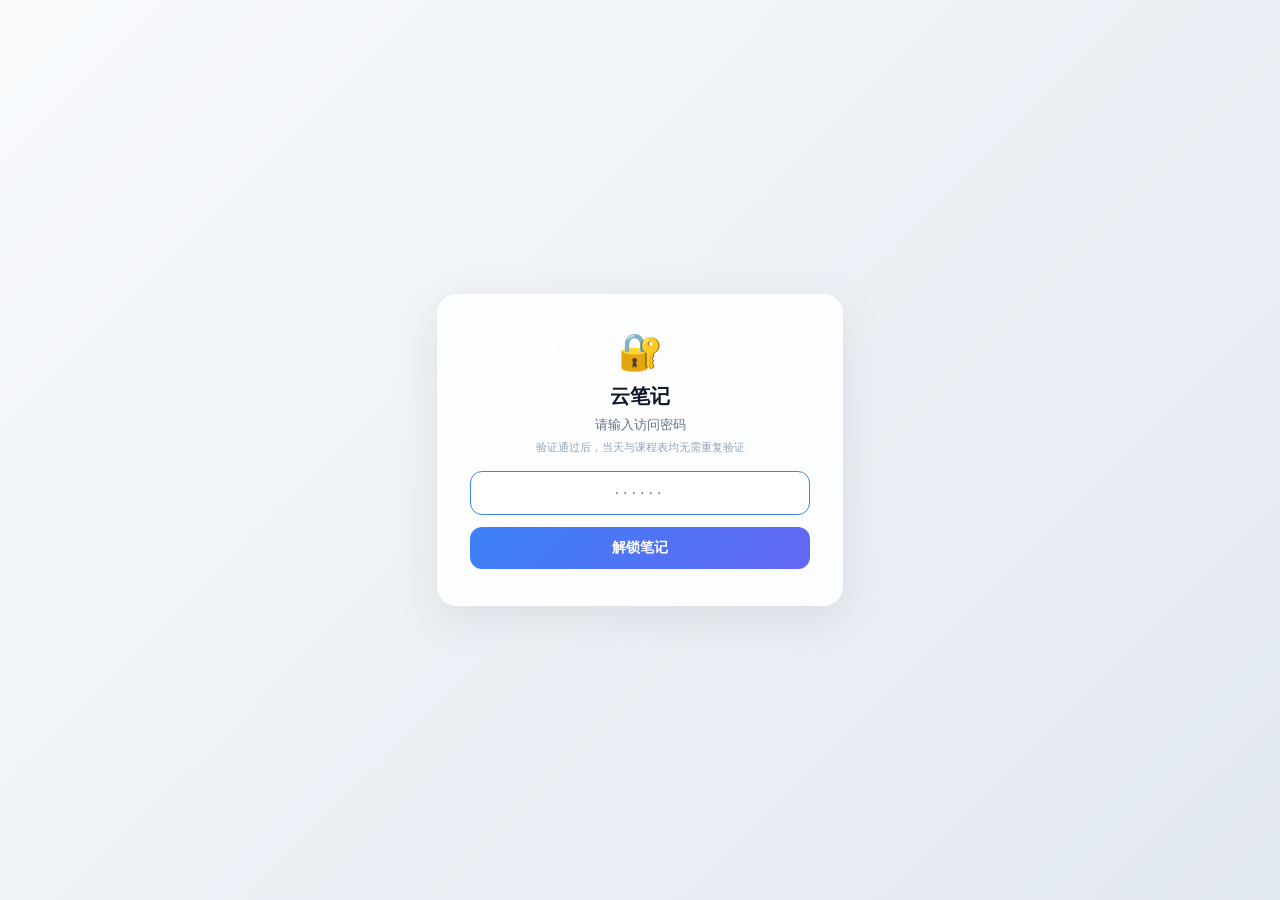
<file: notes/index.html>
<!DOCTYPE html>
<html lang="zh-CN">
<head>
    <meta charset="UTF-8">
    <meta name="viewport" content="width=device-width, initial-scale=1.0">
    <title>LAMNING - 云笔记</title>
    <style>
        .ico{width:1.15em;height:1.15em;vertical-align:-.2em;display:inline-block;position:relative;top:-.02em}
        body{font-family:-apple-system,BlinkMacSystemFont,'Segoe UI',Roboto,sans-serif;background:linear-gradient(135deg,#f8fafc,#e2e8f0);min-height:100vh;margin:0}
        .container{max-width:960px;margin:0 auto;padding:24px 20px}
        .header{display:flex;align-items:center;justify-content:space-between;margin-bottom:28px;flex-wrap:wrap;gap:12px}
        .header h1{font-size:28px;font-weight:700;color:#0f172a;margin:0;display:flex;align-items:center;gap:10px}
        .header h1 svg{width:28px;height:28px}
        .btn{display:inline-flex;align-items:center;gap:6px;padding:10px 20px;border-radius:12px;font-size:14px;font-weight:600;cursor:pointer;border:none;transition:all .25s;white-space:nowrap;flex-shrink:0}
        .btn-primary{background:linear-gradient(135deg,#3b82f6,#6366f1);color:#fff}
        .btn-primary:hover{transform:translateY(-1px);box-shadow:0 6px 20px rgba(59,130,246,.35)}
        .btn-danger{background:rgba(239,68,68,.1);color:#ef4444;padding:6px 12px;font-size:12px;border-radius:8px}
        .btn-danger:hover{background:rgba(239,68,68,.2)}
        .btn-back{color:#64748b;text-decoration:none;font-size:14px;font-weight:500;display:flex;align-items:center;gap:4px;transition:color .2s;white-space:nowrap;flex-shrink:0}
        .btn-back:hover{color:#3b82f6}
        .notes-grid{display:grid;grid-template-columns:repeat(auto-fill,minmax(280px,1fr));gap:16px}
        .note-card{background:rgba(255,255,255,.75);backdrop-filter:blur(16px);border:1px solid rgba(255,255,255,.7);border-radius:16px;padding:20px;cursor:pointer;transition:all .25s var(--ease-out);position:relative}
        .note-card:hover{transform:translateY(-3px);box-shadow:0 8px 30px rgba(0,0,0,.08)}
        .note-title{font-size:16px;font-weight:700;color:#0f172a;margin-bottom:8px;white-space:nowrap;overflow:hidden;text-overflow:ellipsis}
        .note-preview{font-size:13px;color:#64748b;line-height:1.6;display:-webkit-box;-webkit-line-clamp:3;-webkit-box-orient:vertical;overflow:hidden;margin-bottom:12px}
        .note-time{font-size:11px;color:#94a3b8}
        .note-actions{position:absolute;top:12px;right:12px;opacity:0;transition:opacity .2s}
        .note-card:hover .note-actions{opacity:1}
        .empty{text-align:center;padding:80px 20px;color:#94a3b8}
        .empty svg{width:64px;height:64px;margin-bottom:16px;opacity:.4}
        .empty p{font-size:15px;margin-bottom:20px}
        /* 编辑器 */
        .editor-overlay{position:fixed;inset:0;z-index:200;background:rgba(15,23,42,.3);backdrop-filter:blur(8px);display:flex;align-items:center;justify-content:center;opacity:0;pointer-events:none;transition:opacity .3s}
        .editor-overlay.show{opacity:1;pointer-events:auto}
        .editor-box{background:#fff;border-radius:20px;width:90%;max-width:720px;max-height:85vh;display:flex;flex-direction:column;box-shadow:0 20px 60px rgba(0,0,0,.15);transform:translateY(16px) scale(.96);transition:transform .35s var(--ease-bounce)}
        .editor-overlay.show .editor-box{transform:translateY(0) scale(1)}
        .editor-header{display:flex;align-items:center;gap:12px;padding:20px 24px;border-bottom:1px solid #f1f5f9}
        .editor-header input{flex:1;border:none;font-size:18px;font-weight:700;color:#0f172a;outline:none;background:transparent}
        .editor-header input::placeholder{color:#cbd5e1}
        .editor-body{flex:1;padding:0 24px;overflow-y:auto}
        .editor-body textarea{width:100%;min-height:300px;border:none;outline:none;font-size:14px;color:#334155;line-height:1.8;resize:none;padding:16px 0;font-family:inherit}
        .editor-body textarea::placeholder{color:#cbd5e1}
        .editor-footer{display:flex;align-items:center;justify-content:space-between;padding:16px 24px;border-top:1px solid #f1f5f9}
        .editor-footer .save-status{font-size:12px;color:#94a3b8}
        .editor-footer .save-status.saving{color:#f59e0b}
        .editor-footer .save-status.saved{color:#22c55e}
        .editor-footer .save-status.error{color:#ef4444}
        .editor-toolbar{display:flex;gap:8px;padding:12px 24px;border-bottom:1px solid #f1f5f9;flex-wrap:wrap}
        .toolbar-btn{background:none;border:1px solid #e2e8f0;border-radius:8px;padding:6px 10px;font-size:12px;color:#64748b;cursor:pointer;transition:all .2s}
        .toolbar-btn:hover{background:#f1f5f9;color:#334155}
        .toast{position:fixed;bottom:24px;left:50%;transform:translateX(-50%) translateY(20px);background:#0f172a;color:#fff;padding:12px 24px;border-radius:12px;font-size:13px;font-weight:500;opacity:0;transition:all .3s;z-index:999;pointer-events:none;white-space:nowrap;max-width:90vw;width:max-content;min-width:120px;text-align:center}
        .toast.show{opacity:1;transform:translateX(-50%) translateY(0)}
        /* 密码验证 */
        .auth-overlay{position:fixed;inset:0;z-index:300;display:flex;align-items:center;justify-content:center;background:linear-gradient(135deg,#f8fafc,#e2e8f0);transition:opacity .4s,visibility .4s}
        .auth-overlay.hidden{opacity:0;visibility:hidden;pointer-events:none}
        .auth-box{background:rgba(255,255,255,.85);backdrop-filter:blur(20px);border:1px solid rgba(255,255,255,.8);border-radius:20px;padding:36px 32px;max-width:340px;width:90%;text-align:center;box-shadow:0 12px 48px rgba(0,0,0,.08)}
        .auth-icon{font-size:36px;margin-bottom:10px}
        .auth-title{font-size:20px;font-weight:700;color:#0f172a;margin-bottom:6px}
        .auth-sub{font-size:13px;color:#64748b;margin-bottom:16px}
        .auth-hint{font-size:11px;color:#94a3b8;margin-top:6px;font-weight:400}
        .auth-input{width:100%;padding:12px 16px;border:1px solid #e2e8f0;border-radius:12px;font-size:16px;text-align:center;letter-spacing:4px;outline:none;transition:border-color .2s;box-sizing:border-box}
        .auth-input:focus{border-color:#3b82f6}
        .auth-btn{width:100%;margin-top:12px;padding:12px;background:linear-gradient(135deg,#3b82f6,#6366f1);color:#fff;border:none;border-radius:12px;font-size:14px;font-weight:600;cursor:pointer;transition:all .25s}
        .auth-btn:hover{transform:translateY(-1px);box-shadow:0 6px 20px rgba(59,130,246,.35)}
        .auth-err{font-size:12px;color:#ef4444;margin-top:10px;display:none}
        .auth-err.show{display:block}
        @media(max-width:640px){
            .notes-grid{grid-template-columns:1fr}
            .editor-box{width:95%;max-height:90vh}
            .header h1{font-size:22px}
        }
    </style>
</head>
<body>
<!-- 密码验证 -->
<div class="auth-overlay" id="authOverlay">
    <div class="auth-box">
        <div class="auth-icon">🔐</div>
        <div class="auth-title">云笔记</div>
        <div class="auth-sub">请输入访问密码<div class="auth-hint">验证通过后，当天与课程表均无需重复验证</div></div>
        <input type="password" class="auth-input" id="authInput" placeholder="······" maxlength="20" autofocus>
        <button class="auth-btn" onclick="authCheck()">解锁笔记</button>
        <div class="auth-err" id="authErr">密码错误，请重试</div>
    </div>
</div>
<div class="container">
    <div class="header">
        <div style="display:flex;align-items:center;gap:16px">
            <a href="/" class="btn-back">
                <svg class="ico" viewBox="0 0 24 24" fill="none" stroke="currentColor" stroke-width="2" stroke-linecap="round" stroke-linejoin="round"><path d="M15 18l-6-6 6-6"/></svg>
                返回
            </a>
            <h1>
                <svg class="ico" viewBox="0 0 24 24" fill="none" stroke="url(#g-note)" stroke-width="1.8" stroke-linecap="round" stroke-linejoin="round"><rect x="5" y="3" width="14" height="18" rx="2"/><path d="M9 8h6M9 12h6M9 16h4"/></svg>
                云笔记
            </h1>
        </div>
        <button class="btn btn-primary" onclick="createNote()">
            <svg class="ico" viewBox="0 0 24 24" fill="none" stroke="currentColor" stroke-width="2" stroke-linecap="round" stroke-linejoin="round"><path d="M12 5v14M5 12h14"/></svg>
            新建笔记
        </button>
    </div>
    <div id="notesList" class="notes-grid"></div>
</div>

<!-- 编辑器弹窗 -->
<div class="editor-overlay" id="editorOverlay">
    <div class="editor-box">
        <div class="editor-header">
            <input type="text" id="editorTitle" placeholder="笔记标题..." maxlength="100">
            <button class="btn btn-danger" onclick="deleteCurrentNote()">删除</button>
            <button class="toolbar-btn" onclick="closeEditor()" style="font-size:16px;padding:6px 10px">✕</button>
        </div>
        <div class="editor-toolbar">
            <button class="toolbar-btn" onclick="insertText('**','**')"><b>B</b></button>
            <button class="toolbar-btn" onclick="insertText('*','*')"><i>I</i></button>
            <button class="toolbar-btn" onclick="insertText('## ','')">标题</button>
            <button class="toolbar-btn" onclick="insertText('- ','')">列表</button>
            <button class="toolbar-btn" onclick="insertText('`','`')">代码</button>
            <button class="toolbar-btn" onclick="insertText('> ','')">引用</button>
            <button class="toolbar-btn" onclick="insertText('---\n','')">分割线</button>
        </div>
        <div class="editor-body">
            <textarea id="editorContent" placeholder="开始写笔记..."></textarea>
        </div>
        <div class="editor-footer">
            <span class="save-status" id="saveStatus">就绪</span>
            <div style="display:flex;gap:8px">
                <button class="toolbar-btn" onclick="closeEditor()">取消</button>
                <button class="btn btn-primary" style="padding:8px 16px;font-size:13px" onclick="saveNote()">保存</button>
            </div>
        </div>
    </div>
</div>

<div class="toast" id="toast"></div>

<svg width="0" height="0" style="position:absolute" aria-hidden="true"><defs><linearGradient id="g-note" x1="0" y1="0" x2="1" y2="1"><stop offset="0" stop-color="#93c5fd"/><stop offset="1" stop-color="#2563eb"/></linearGradient></defs></svg>

<script>
var currentNoteId = null;
var saveTimer = null;

/* ===== 密码验证（2601，与课程表当天同步） ===== */
function authTodayKey(){
    var d = new Date();
    return d.getFullYear() + '-' + (d.getMonth()+1) + '-' + d.getDate();
}
function authCheck(){
    var v = document.getElementById('authInput').value.trim();
    fetch('/api/access-login', {
        method: 'POST',
        headers: {'Content-Type': 'application/json'},
        body: JSON.stringify({password: v})
    }).then(function(r){
        if (!r.ok) throw new Error('unauthorized');
        return r.json();
    }).then(function(d){
        if (!d.ok || !d.token) throw new Error('unauthorized');
        sessionStorage.setItem('admin_token', d.token);
        document.getElementById('authOverlay').classList.add('hidden');
        var k = authTodayKey();
        try {
            localStorage.setItem('sched_auth_' + k, '1');
            localStorage.setItem('notes_auth_' + k, '1');
        } catch(e) {}
        loadNotes();
    }).catch(function(){
        var err = document.getElementById('authErr');
        err.classList.add('show');
        document.getElementById('authInput').value = '';
        setTimeout(function(){ err.classList.remove('show'); }, 1500);
    });
}
document.getElementById('authInput').addEventListener('keydown', function(e){
    if (e.key === 'Enter') authCheck();
});
/* 当天已验证（课程表或云笔记任一）则跳过 */
(function(){
    var token = sessionStorage.getItem('admin_token') || '';
    if (!token) return;
    fetch('/api/session', {headers: {'X-Token': token}}).then(function(r){
        if (!r.ok) throw new Error('expired');
        return r.json();
    }).then(function(d){
        if (d.ok) document.getElementById('authOverlay').classList.add('hidden');
    }).catch(function(){ sessionStorage.removeItem('admin_token'); });
})();

function showToast(msg, dur) {
    var t = document.getElementById('toast');
    t.textContent = msg;
    t.classList.add('show');
    setTimeout(function(){ t.classList.remove('show'); }, dur || 2000);
}

function formatTime(ts) {
    var d = new Date(ts * 1000);
    var pad = function(n){ return n < 10 ? '0' + n : n; };
    return d.getFullYear() + '-' + pad(d.getMonth()+1) + '-' + pad(d.getDate()) + ' ' + pad(d.getHours()) + ':' + pad(d.getMinutes());
}

function authHeaders(extra) {
    var headers = extra || {};
    headers['X-Token'] = sessionStorage.getItem('admin_token') || '';
    return headers;
}

function escapeHtml(value) {
    return String(value || '').replace(/[&<>"']/g, function(ch){
        return {'&':'&amp;','<':'&lt;','>':'&gt;','"':'&quot;',"'":'&#39;'}[ch];
    });
}

function loadNotes() {
    fetch('/api/notes', {headers: authHeaders()}).then(function(r){ return r.json(); }).then(function(d){
        if (!d.ok) return;
        var list = document.getElementById('notesList');
        if (d.notes.length === 0) {
            list.innerHTML = '<div class="empty"><svg class="ico" viewBox="0 0 24 24" fill="none" stroke="currentColor" stroke-width="1.5"><rect x="5" y="3" width="14" height="18" rx="2"/><path d="M9 8h6M9 12h6M9 16h4"/></svg><p>还没有笔记，点击右上角新建一篇吧</p></div>';
            return;
        }
        list.innerHTML = d.notes.map(function(n){
            var preview = (n.content || '').replace(/[#*>\-`]/g, '').substring(0, 80);
            return '<div class="note-card" onclick="openNote(\'' + n.id + '\')">' +
                '<div class="note-actions"><button class="btn btn-danger" onclick="event.stopPropagation();deleteNote(\'' + n.id + '\')">删除</button></div>' +
                '<div class="note-title">' + escapeHtml(n.title || '无标题') + '</div>' +
                '<div class="note-preview">' + escapeHtml(preview || '空白笔记') + '</div>' +
                '<div class="note-time">更新于 ' + formatTime(n.updated) + '</div></div>';
        }).join('');
    }).catch(function(){
        document.getElementById('notesList').innerHTML = '<div class="empty"><p>加载失败，请刷新重试</p></div>';
    });
}

function createNote() {
    fetch('/api/notes', {
        method: 'POST',
        headers: authHeaders({'Content-Type': 'application/json'}),
        body: JSON.stringify({title: '新笔记', content: ''})
    }).then(function(r){ return r.json(); }).then(function(d){
        if (d.ok) {
            openNote(d.note.id);
            loadNotes();
        } else {
            showToast('创建失败: ' + (d.error || '未知错误'));
        }
    }).catch(function(){ showToast('网络错误'); });
}

function openNote(id) {
    fetch('/api/notes/' + id, {headers: authHeaders()}).then(function(r){ return r.json(); }).then(function(d){
        if (!d.ok) { showToast('笔记不存在'); return; }
        currentNoteId = id;
        document.getElementById('editorTitle').value = d.note.title || '';
        document.getElementById('editorContent').value = d.note.content || '';
        document.getElementById('saveStatus').textContent = '就绪';
        document.getElementById('saveStatus').className = 'save-status';
        document.getElementById('editorOverlay').classList.add('show');
    }).catch(function(){ showToast('加载失败'); });
}

function closeEditor() {
    document.getElementById('editorOverlay').classList.remove('show');
    currentNoteId = null;
    if (saveTimer) { clearTimeout(saveTimer); saveTimer = null; }
}

function saveNote() {
    if (!currentNoteId) return;
    var title = document.getElementById('editorTitle').value.trim() || '无标题';
    var content = document.getElementById('editorContent').value;
    var status = document.getElementById('saveStatus');
    status.textContent = '保存中...';
    status.className = 'save-status saving';
    fetch('/api/notes/' + currentNoteId, {
        method: 'PUT',
        headers: authHeaders({'Content-Type': 'application/json'}),
        body: JSON.stringify({title: title, content: content})
    }).then(function(r){ return r.json(); }).then(function(d){
        if (d.ok) {
            status.textContent = '已保存';
            status.className = 'save-status saved';
            loadNotes();
            showToast('保存成功');
        } else {
            status.textContent = '保存失败';
            status.className = 'save-status error';
            showToast('保存失败: ' + (d.error || '未知错误'));
        }
    }).catch(function(){
        status.textContent = '网络错误';
        status.className = 'save-status error';
        showToast('网络错误，保存失败');
    });
}

function deleteNote(id) {
    if (!confirm('确定要删除这篇笔记吗？')) return;
    fetch('/api/notes/' + id, {method: 'DELETE', headers: authHeaders()}).then(function(r){ return r.json(); }).then(function(d){
        if (d.ok) {
            showToast('已删除');
            loadNotes();
        }
    }).catch(function(){ showToast('删除失败'); });
}

function deleteCurrentNote() {
    if (!currentNoteId) return;
    deleteNote(currentNoteId);
    closeEditor();
}

function insertText(before, after) {
    var ta = document.getElementById('editorContent');
    var start = ta.selectionStart;
    var end = ta.selectionEnd;
    var sel = ta.value.substring(start, end);
    var text = before + sel + after;
    ta.setRangeText(text, start, end, 'end');
    ta.focus();
}

/* 自动保存（3秒无操作后） */
document.getElementById('editorContent').addEventListener('input', function(){
    if (saveTimer) clearTimeout(saveTimer);
    var status = document.getElementById('saveStatus');
    status.textContent = '未保存';
    status.className = 'save-status';
    saveTimer = setTimeout(saveNote, 3000);
});
document.getElementById('editorTitle').addEventListener('input', function(){
    if (saveTimer) clearTimeout(saveTimer);
    var status = document.getElementById('saveStatus');
    status.textContent = '未保存';
    status.className = 'save-status';
    saveTimer = setTimeout(saveNote, 3000);
});

/* 图片粘贴上传 */
document.getElementById('editorContent').addEventListener('paste', function(e){
    var cd = e.clipboardData || window.clipboardData;
    if (!cd || !cd.items) return;
    for (var i = 0; i < cd.items.length; i++) {
        var item = cd.items[i];
        if (item.type && item.type.indexOf('image') === 0) {
            e.preventDefault();
            var blob = item.getAsFile();
            if (!blob) return;
            var reader = new FileReader();
            reader.onload = function(ev){
                var b64 = ev.target.result.split(',')[1] || '';
                var ext = (blob.type === 'image/gif') ? 'gif' : (blob.type === 'image/webp' ? 'webp' : (blob.type === 'image/jpeg' ? 'jpg' : 'png'));
                showToast('图片上传中...');
                fetch('/api/notes/upload', {
                    method: 'POST',
                    headers: authHeaders({'Content-Type': 'application/json'}),
                    body: JSON.stringify({base64: b64, ext: ext})
                }).then(function(r){ return r.json(); }).then(function(d){
                    if (d.ok) {
                        var ta = document.getElementById('editorContent');
                        var pos = ta.selectionStart;
                        var md = '\n![' + (d.url.split('/').pop() || 'image') + '](' + d.url + ')\n';
                        ta.setRangeText(md, pos, pos, 'end');
                        ta.focus();
                        showToast('图片已插入');
                        if (saveTimer) clearTimeout(saveTimer);
                        saveTimer = setTimeout(saveNote, 1000);
                    } else {
                        showToast('图片上传失败');
                    }
                }).catch(function(){ showToast('网络错误，上传失败'); });
            };
            reader.readAsDataURL(blob);
            break;
        }
    }
});

/* ESC关闭编辑器 */
document.addEventListener('keydown', function(e){
    if (e.key === 'Escape') closeEditor();
});

/* 点击遮罩关闭 */
document.getElementById('editorOverlay').addEventListener('click', function(e){
    if (e.target === this) closeEditor();
});

if (sessionStorage.getItem('admin_token')) loadNotes();
</script>
</body>
</html>
</file>
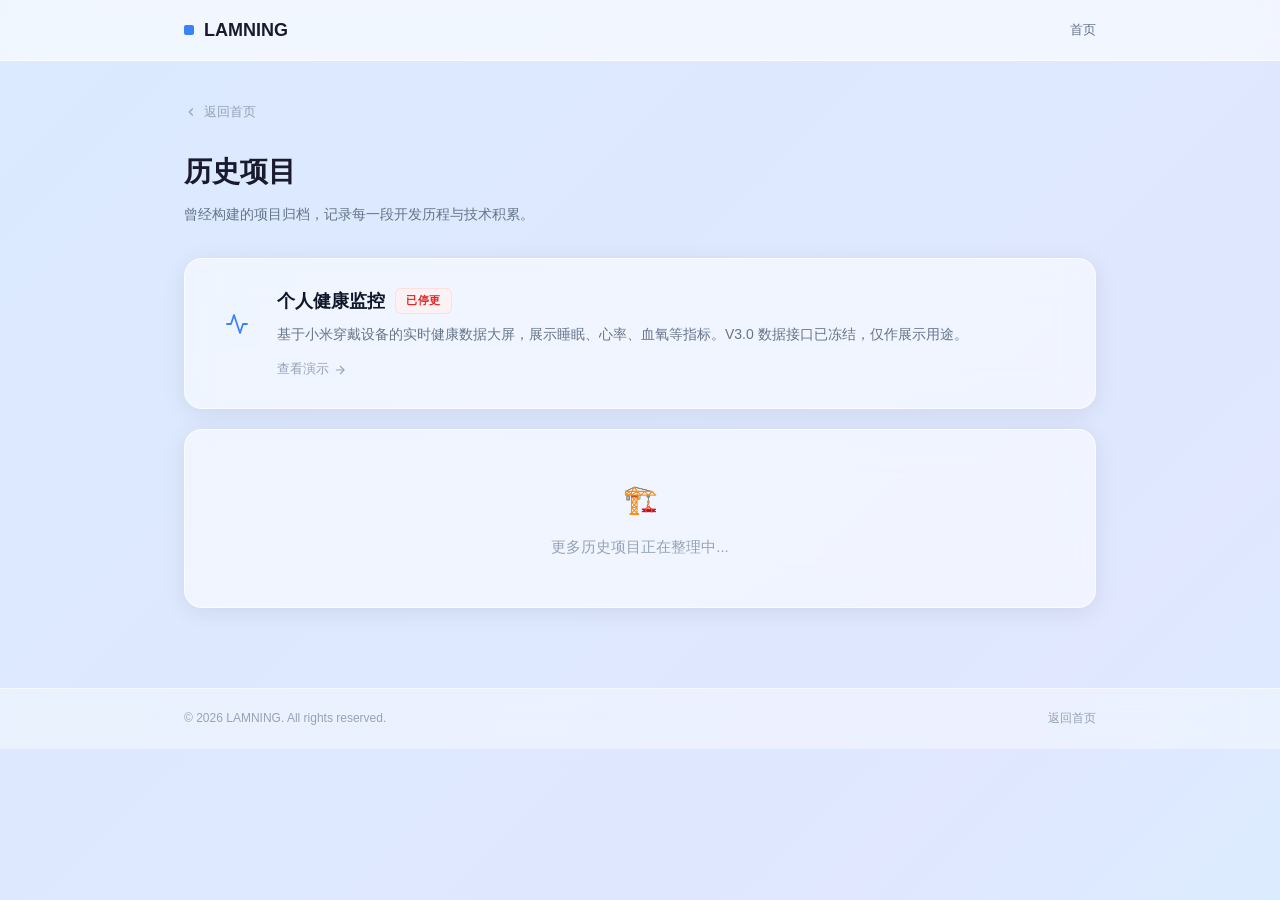
<file: projects/index.html>
<!DOCTYPE html>
<html lang="zh-CN">
<head>
    <meta charset="UTF-8">
    <meta name="viewport" content="width=device-width, initial-scale=1.0">
    <title>LAMNING - 历史项目</title>
    <style>
        *{margin:0;padding:0;box-sizing:border-box}
        body{font-family:-apple-system,BlinkMacSystemFont,'Segoe UI','PingFang SC','Microsoft YaHei',sans-serif;color:#1a1a2e;line-height:1.6;min-height:100vh;overflow-x:hidden}
        .animated-bg{position:fixed;top:0;left:0;width:100%;height:100%;z-index:-1;background:linear-gradient(135deg,#dbeafe 0%,#e0e7ff 20%,#cffafe 40%,#ede9fe 60%,#dbeafe 80%,#e0f2fe 100%);background-size:400% 400%;animation:gf 12s ease infinite}
        @keyframes gf{0%{background-position:0% 50%}50%{background-position:100% 50%}100%{background-position:0% 50%}}
        .ctn{width:100%;max-width:960px;margin:0 auto;padding:0 24px}
        .nav-bar{position:sticky;top:0;z-index:50;background:rgba(255,255,255,.6);backdrop-filter:blur(20px);-webkit-backdrop-filter:blur(20px);border-bottom:1px solid rgba(255,255,255,.7)}
        .nav-inner{display:flex;justify-content:space-between;align-items:center;height:60px}
        .nav-logo{font-size:18px;font-weight:700;color:#1a1a2e;text-decoration:none;display:flex;align-items:center;gap:10px}
        .nav-logo .dot{width:10px;height:10px;background:#3b82f6;border-radius:2px}
        .nav-links{display:flex;gap:16px}
        .nav-links a{font-size:14px;font-weight:500;color:#64748b;text-decoration:none;transition:color .2s}
        .nav-links a:hover{color:#1a1a2e}
        .glass-card{background:rgba(255,255,255,.55);backdrop-filter:blur(16px);-webkit-backdrop-filter:blur(16px);border:1px solid rgba(255,255,255,.7);border-radius:18px;box-shadow:0 4px 30px rgba(0,0,0,.06);transition:all .3s ease}
        .glass-card:hover{box-shadow:0 8px 40px rgba(0,0,0,.1);transform:translateY(-3px)}
        .tag-stopped{display:inline-block;padding:3px 10px;border-radius:6px;font-size:11px;font-weight:600;letter-spacing:.5px;background:rgba(254,242,242,.9);color:#dc2626;border:1px solid rgba(254,202,202,.5)}
        .back-link{display:inline-flex;align-items:center;gap:6px;font-size:13px;color:#94a3b8;text-decoration:none;margin-bottom:28px;transition:color .2s}
        .back-link:hover{color:#475569}
        .project-card{display:block;padding:32px;cursor:pointer;text-decoration:none;color:inherit;position:relative;overflow:hidden}
        .project-card:active{transform:scale(.985);transition:transform .1s}
        .card-icon{width:48px;height:48px;border-radius:12px;display:flex;align-items:center;justify-content:center;margin-bottom:18px}
        footer{background:rgba(255,255,255,.4);backdrop-filter:blur(16px);border-top:1px solid rgba(255,255,255,.5)}
    
</style>
    <link rel="stylesheet" href="/assets/common.css">
</head>
<body>
    <div class="page-loader" id="pageLoader"><div class="loader-ring"></div><div class="loader-label">加载中...</div></div><div class="animated-bg"></div>

    <div class="nav-bar">
        <div class="ctn nav-inner">
            <a href="/" class="nav-logo"><span class="dot"></span> LAMNING</a>
            <div class="nav-links">
                <a href="/">首页</a>
            </div>
        </div>
    </div>

    <div class="ctn slide-up" style="padding-top:40px;padding-bottom:80px;">
        <a href="/" class="back-link">
            <svg width="14" height="14" viewBox="0 0 24 24" fill="none" stroke="currentColor" stroke-width="2"><path d="m15 18-6-6 6-6"/></svg>
            返回首页
        </a>

        <h1 style="font-size:28px;font-weight:700;margin-bottom:8px;">历史项目</h1>
        <p style="font-size:14px;color:#64748b;margin-bottom:32px;">曾经构建的项目归档，记录每一段开发历程与技术积累。</p>

        <a href="/health/" class="glass-card project-card" style="margin-bottom:20px;">
            <div style="display:flex;align-items:center;gap:16px;flex-wrap:wrap;">
                <div class="card-icon" style="background:rgba(239,246,255,.8);flex-shrink:0;">
                    <svg width="24" height="24" viewBox="0 0 24 24" fill="none" stroke="#3b82f6" stroke-width="1.8" stroke-linecap="round" stroke-linejoin="round"><path d="M22 12h-4l-3 9L9 3l-3 9H2"/></svg>
                </div>
                <div style="flex:1;min-width:200px;">
                    <div style="display:flex;align-items:center;gap:10px;margin-bottom:8px;">
                        <h2 style="font-size:18px;font-weight:600;color:#0f172a;">个人健康监控</h2>
                        <span class="tag-stopped">已停更</span>
                    </div>
                    <p style="font-size:14px;color:#64748b;line-height:1.7;">基于小米穿戴设备的实时健康数据大屏，展示睡眠、心率、血氧等指标。V3.0 数据接口已冻结，仅作展示用途。</p>
                    <div style="margin-top:12px;font-size:13px;color:#94a3b8;display:flex;align-items:center;gap:4px;">
                        查看演示
                        <svg width="14" height="14" viewBox="0 0 24 24" fill="none" stroke="currentColor" stroke-width="2"><path d="M5 12h14"/><path d="m12 5 7 7-7 7"/></svg>
                    </div>
                </div>
            </div>
        </a>

        <div class="glass-card" style="padding:48px 32px;text-align:center;">
            <div style="font-size:28px;margin-bottom:12px;">🏗️</div>
            <div style="font-size:15px;color:#94a3b8;">更多历史项目正在整理中...</div>
        </div>
    </div>

    <footer>
        <div class="ctn" style="display:flex;justify-content:space-between;align-items:center;height:60px;font-size:12px;color:#94a3b8;">
            <span>&copy; 2026 LAMNING. All rights reserved.</span>
            <a href="/" style="color:#94a3b8;text-decoration:none;">返回首页</a>
        </div>
    </footer>
<script>

</script>
    <script src="/assets/common.js"></script>
</body>
</html>
</file>
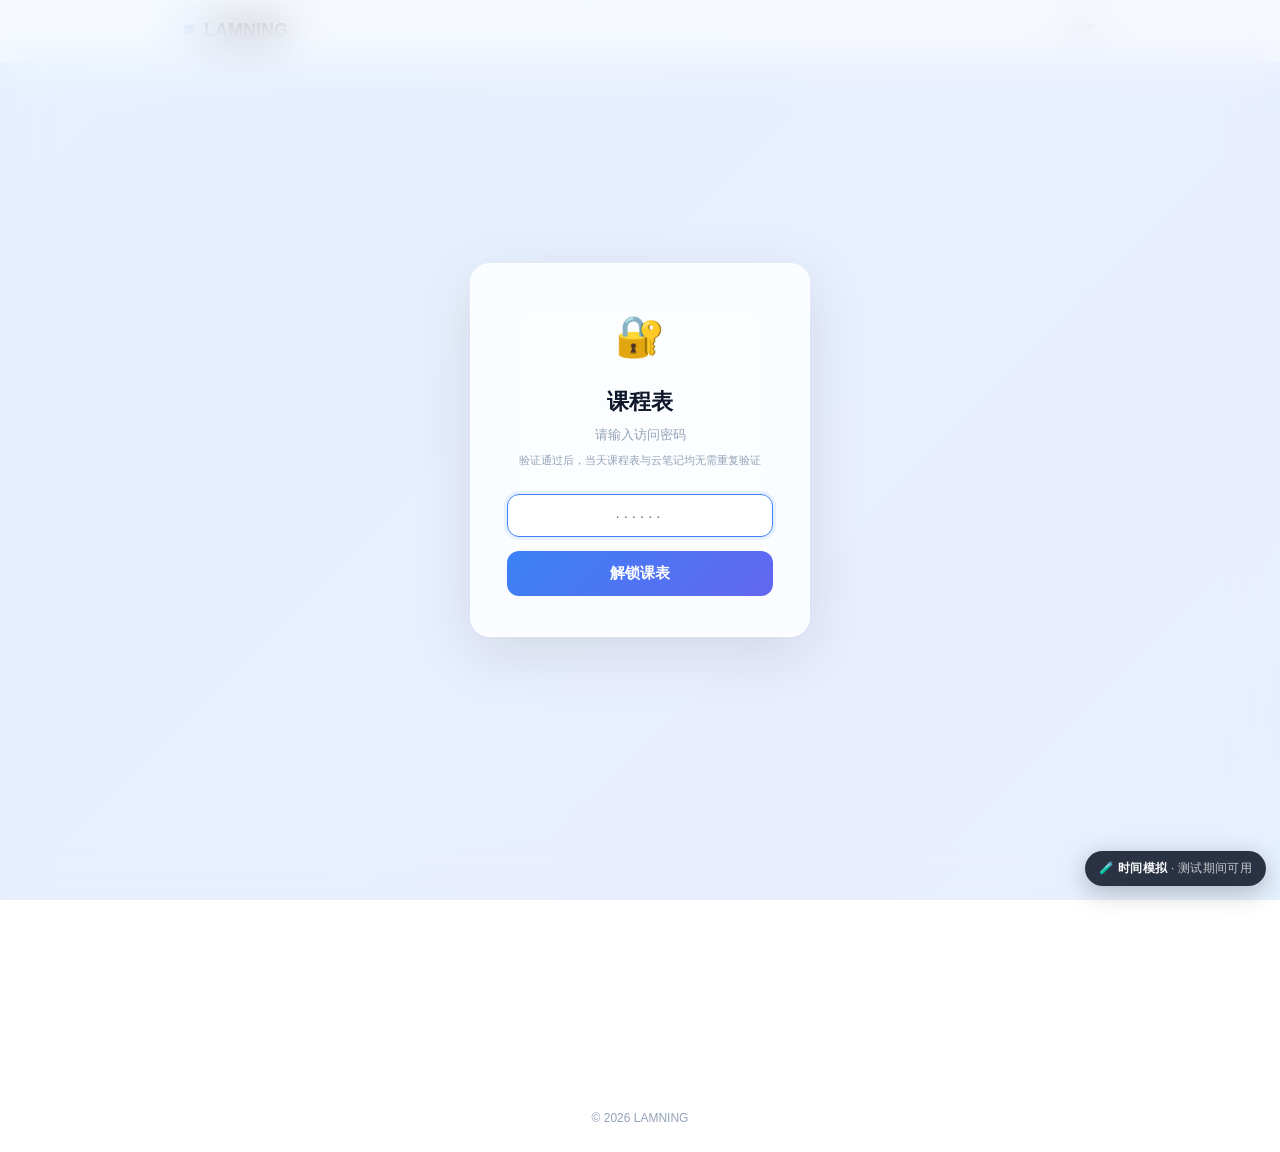
<file: schedule/index.html>
<!DOCTYPE html>
<html lang="zh-CN">
<head>
<meta charset="UTF-8">
<meta name="viewport" content="width=device-width,initial-scale=1.0">
<title>LAMNING - 课程表</title>
<style>
*{margin:0;padding:0;box-sizing:border-box}
body{font-family:-apple-system,BlinkMacSystemFont,'Segoe UI','PingFang SC','Microsoft YaHei',sans-serif;color:#1a1a2e;min-height:100vh;overflow-x:hidden}
.animated-bg{position:fixed;top:0;left:0;width:100%;height:100%;z-index:-1;background:linear-gradient(135deg,#dbeafe 0%,#e0e7ff 20%,#cffafe 40%,#ede9fe 60%,#dbeafe 80%,#e0f2fe 100%);background-size:400% 400%;animation:gf 12s ease infinite}
@keyframes gf{0%{background-position:0% 50%}50%{background-position:100% 50%}100%{background-position:0% 50%}}


/* ===== 主内容 ===== */
.main-wrap{padding:24px 0 48px;opacity:0;transform:translateY(20px);transition:all .6s cubic-bezier(.22,1,.36,1)}
.main-wrap.visible{opacity:1;transform:translateY(0)}
.hero{text-align:center;padding:20px 0 16px}
.hero h1{font-size:26px;font-weight:700;color:#0f172a;margin-bottom:4px;background:linear-gradient(135deg,#0f172a,#3b82f6);-webkit-background-clip:text;-webkit-text-fill-color:transparent;background-clip:text}
.hero .sub{font-size:13px;color:#64748b}

/* 周切换 */
.week-bar{display:flex;align-items:center;justify-content:space-between;gap:12px;margin-bottom:18px;flex-wrap:wrap}
.week-info{display:flex;align-items:center;gap:10px}
.week-badge{display:inline-flex;align-items:center;gap:6px;padding:8px 18px;border-radius:999px;font-size:14px;font-weight:700;color:#fff;background:linear-gradient(135deg,#3b82f6,#6366f1);box-shadow:0 4px 15px rgba(59,130,246,.3);transition:all .3s}
.week-badge.not-current{background:linear-gradient(135deg,#94a3b8,#64748b);box-shadow:0 4px 15px rgba(100,116,139,.2)}
.week-nav{display:flex;align-items:center;gap:6px}
.wk-btn{width:36px;height:36px;border-radius:12px;border:1px solid rgba(0,0,0,.08);background:rgba(255,255,255,.5);cursor:pointer;display:flex;align-items:center;justify-content:center;font-size:15px;color:#475569;transition:all .2s}
.wk-btn:hover{background:rgba(59,130,246,.12);border-color:#3b82f6;transform:scale(1.08)}
.wk-btn:active{transform:scale(.95)}
.wk-select{padding:8px 14px;border:1px solid rgba(0,0,0,.08);border-radius:12px;background:rgba(255,255,255,.5);font-size:13px;color:#475569;outline:none;cursor:pointer;transition:all .2s}
.wk-select:hover{border-color:#3b82f6}
.course-count{font-size:12px;color:#94a3b8;background:rgba(255,255,255,.4);padding:4px 10px;border-radius:999px}

/* ===== 课表 ===== */
.sw{overflow-x:auto;perspective:1200px}
table{width:100%;border-collapse:separate;border-spacing:5px;min-width:700px}
th{padding:12px 8px;font-size:13px;font-weight:600;color:#475569;background:rgba(255,255,255,.5);border-radius:12px;transition:all .3s}
th:first-child{width:76px}
th.today{background:linear-gradient(135deg,#3b82f6,#6366f1);color:#fff;box-shadow:0 4px 15px rgba(59,130,246,.3);transform:scale(1.03)}
tr{height:88px}
td{padding:4px;vertical-align:top}
.tc{text-align:center;font-size:11px;color:#94a3b8;background:rgba(255,255,255,.35);border-radius:10px;padding:14px 4px}
.tn{font-size:15px;font-weight:700;color:#334155;display:block;margin-bottom:2px}

/* 课程卡片 */
.cc{padding:12px 12px;border-radius:14px;color:#fff;font-size:12px;line-height:1.6;transition:all .35s cubic-bezier(.22,1,.36,1);position:relative;overflow:hidden;cursor:default;animation:cardIn .5s cubic-bezier(.22,1,.36,1) backwards;display:flex;flex-direction:column;justify-content:center;gap:2px}
.cc:hover{transform:translateY(-3px) scale(1.02);box-shadow:0 12px 30px rgba(0,0,0,.2);z-index:5}
.cc::before{content:'';position:absolute;top:0;left:-100%;width:100%;height:100%;background:linear-gradient(90deg,transparent,rgba(255,255,255,.15),transparent);transition:left .5s}
.cc:hover::before{left:100%}
.cn{font-weight:700;font-size:13px;margin-bottom:3px;line-height:1.3}
.ci{opacity:.85;font-size:11px;white-space:nowrap;overflow:hidden;text-overflow:ellipsis;display:flex;align-items:center;gap:3px}
.es{background:rgba(255,255,255,.15);border:1px dashed rgba(0,0,0,.05);border-radius:12px;min-height:68px;transition:background .2s}
.es:hover{background:rgba(255,255,255,.3)}
@keyframes cardIn{from{opacity:0;transform:translateY(12px) scale(.95)}to{opacity:1;transform:translateY(0) scale(1)}}
footer{text-align:center;padding:24px;font-size:12px;color:#94a3b8}

/* 移动端 */

/* ===== 密码验证 ===== */
.auth-overlay{position:fixed;inset:0;z-index:300;display:flex;align-items:center;justify-content:center;background:rgba(255,255,255,.3);backdrop-filter:blur(20px);-webkit-backdrop-filter:blur(20px);transition:opacity .4s,visibility .4s}
.auth-overlay.hidden{opacity:0;visibility:hidden;pointer-events:none}
.auth-box{width:340px;padding:40px 36px;background:rgba(255,255,255,.75);backdrop-filter:blur(24px);-webkit-backdrop-filter:blur(24px);border:1px solid rgba(255,255,255,.8);border-radius:20px;box-shadow:0 16px 60px rgba(0,0,0,.1);text-align:center}
.auth-icon{font-size:40px;margin-bottom:16px}
.auth-title{font-size:22px;font-weight:700;color:#0f172a;margin-bottom:6px}
.auth-sub{font-size:13px;color:#94a3b8;margin-bottom:24px}
.auth-input{width:100%;padding:12px 16px;border:1.5px solid rgba(0,0,0,.1);border-radius:12px;font-size:15px;text-align:center;outline:none;background:rgba(255,255,255,.8);transition:border-color .2s;margin-bottom:14px;letter-spacing:4px}
.auth-input:focus{border-color:#3b82f6;box-shadow:0 0 0 3px rgba(59,130,246,.1)}
.auth-btn{width:100%;padding:13px;background:linear-gradient(135deg,#3b82f6,#6366f1);color:#fff;border:none;border-radius:12px;font-size:15px;font-weight:600;cursor:pointer;transition:all .25s}
.auth-btn:hover{transform:translateY(-1px);box-shadow:0 6px 20px rgba(59,130,246,.35)}
.auth-btn:active{transform:scale(.98)}
.auth-err{font-size:13px;color:#ef4444;margin-top:12px;display:none}
.auth-err.show{display:block}

.auth-hint{font-size:11px;color:#94a3b8;margin-top:6px;font-weight:400}
/* 今日状态建议 */
.day-tip{max-width:640px;margin:6px auto 0;display:flex;align-items:flex-start;gap:12px;text-align:left;background:rgba(255,255,255,.55);backdrop-filter:blur(16px);-webkit-backdrop-filter:blur(16px);border:1px solid rgba(255,255,255,.7);border-radius:16px;padding:14px 18px;box-shadow:0 4px 20px rgba(0,0,0,.05);font-size:14px;color:#334155;line-height:1.7;animation:cardIn .5s ease backwards;animation-delay:.3s}
.tip-emoji{font-size:20px;flex-shrink:0;margin-top:1px}
.tip-body{flex:1;min-width:0}
.tip-body b{color:#0f172a;font-weight:700}
.tip-sub{font-size:12px;color:#64748b;margin-top:3px}
/* 列头今日小字 */
.today-tag{display:inline-block;font-size:9px;font-weight:700;color:#3b82f6;letter-spacing:1px;margin-top:2px;background:#fff;padding:1px 7px;border-radius:99px;box-shadow:0 1px 4px rgba(0,0,0,.15);line-height:1.4}
/* 参考日卡片 */
.cc.ref{outline:2px solid rgba(59,130,246,.45);outline-offset:-2px;box-shadow:0 0 14px rgba(59,130,246,.18)}
.ref-day-tag{display:inline-block;font-size:9px;font-weight:700;color:#3b82f6;background:rgba(59,130,246,.1);padding:1px 7px;border-radius:99px;margin-left:6px;vertical-align:1px}
/* 正在进行卡片：流动光带 */
.cc.live{box-shadow:0 0 0 1px rgba(255,255,255,.55),0 4px 18px rgba(0,0,0,.12)}
.cc.live::after{content:'';position:absolute;top:0;left:-50%;width:35%;height:100%;background:linear-gradient(100deg,transparent,rgba(255,255,255,.25),transparent);transform:skewX(-18deg);animation:ccShine 2.4s ease-in-out infinite;pointer-events:none}
@keyframes ccShine{0%{left:-50%}55%,100%{left:120%}}
.live-tag{position:absolute;top:6px;right:6px;font-size:9px;font-weight:700;color:#fff;background:rgba(16,185,129,.92);padding:1px 7px;border-radius:99px;box-shadow:0 1px 4px rgba(0,0,0,.15);letter-spacing:.5px;animation:livePulse 1.8s ease-in-out infinite}
@keyframes livePulse{0%,100%{opacity:1}50%{opacity:.6}}
@media(max-width:768px){
  table{min-width:580px}
  .cc{padding:8px;font-size:11px;border-radius:10px}
  .cn{font-size:12px}
  .hero h1{font-size:22px}
  .auth-box{width:300px;padding:32px 28px}
}
</style>
    <link rel="stylesheet" href="/assets/common.css">
</head>
<body>
<div class="animated-bg"></div>
<div class="particles" id="particles"></div>

<!-- 加载遮罩 -->
<div class="page-loader" id="pageLoader">
<div class="loader-ring"></div>
<div class="loader-label">正在加载课程表...</div>
</div>

<!-- 密码验证 -->
<div class="auth-overlay" id="authOverlay">
<div class="auth-box">
<div class="auth-icon">🔐</div>
<div class="auth-title">课程表</div>
<div class="auth-sub">请输入访问密码<div class="auth-hint">验证通过后，当天课程表与云笔记均无需重复验证</div></div>
<input type="password" class="auth-input" id="authInput" placeholder="······" maxlength="20" autofocus>
<button class="auth-btn" onclick="authCheck()">解锁课表</button>
<div class="auth-err" id="authErr">密码错误，请重试</div>
</div>
</div>

<div class="nav-bar"><div class="ctn nav-inner">
<a href="/" class="nav-logo"><span class="dot"></span> LAMNING</a>
<div class="nav-links"><a href="/">首页</a></div>
</div></div>

<div class="main-wrap" id="mainWrap">
<div class="hero">
<h1>课程表</h1>
<div class="sub">2026-2027学年第一学期</div>
</div>

<div class="day-tip" id="dayTip"></div>

<div class="week-bar">
<div class="week-info">
<div class="week-badge" id="weekBadge">第 7 周</div>
<span class="course-count" id="courseCount"></span>
</div>
<div class="week-nav">
<button class="wk-btn" onclick="changeWeek(-1)">◀</button>
<select class="wk-select" id="weekSelect" onchange="switchWeek(this.value)"></select>
<button class="wk-btn" onclick="changeWeek(1)">▶</button>
<button class="wk-btn" onclick="switchWeek(7)" title="本周" style="width:auto;padding:0 12px;font-size:12px;font-weight:600;">本周</button>
</div>
</div>

<div class="sw">
<table id="scheduleTable">
<thead><tr>
<th>时间</th><th id="th1">周一</th><th id="th2">周二</th><th id="th3">周三</th><th id="th4">周四</th><th id="th5">周五</th><th id="th6">周六</th><th id="th7">周日</th>
</tr></thead>
<tbody id="scheduleBody"></tbody>
</table>
</div>
</div>

<footer>&copy; 2026 LAMNING</footer>

<script>
var WEEK_COURSES = {"1": {}, "2": {}, "3": {}, "4": {}, "5": {}, "6": {"3_2": [{"name": "大学英语（1）", "teacher": "谭燕", "location": "第四教学楼（北）233", "span": 1}], "0_3": [{"name": "程序设计基础", "teacher": "姚钰桐", "location": "第五教学楼（南）110图像处理实训室", "span": 2}], "2_4": [{"name": "大学英语（1）", "teacher": "谭燕", "location": "第四教学楼（北）207", "span": 1}]}, "7": {"3_2": [{"name": "大学英语（1）", "teacher": "谭燕", "location": "第四教学楼（北）233", "span": 1}], "0_3": [{"name": "程序设计基础", "teacher": "姚钰桐", "location": "第五教学楼（南）110图像处理实训室", "span": 2}], "2_4": [{"name": "大学英语（1）", "teacher": "谭燕", "location": "第四教学楼（北）207", "span": 1}], "0_2": [{"name": "Linux操作系统管理", "teacher": "彭蹦", "location": "第四教学楼（南）601程序设计实训室（一）", "span": 2}], "2_2": [{"name": "计算机数学", "teacher": "杜鹏", "location": "第四教学楼（北）210", "span": 1}], "0_4": [{"name": "思想道德与法治", "teacher": "程铃", "location": "第一教学楼（北）阶2", "span": 1}], "1_4": [{"name": "计算机数学", "teacher": "杜鹏", "location": "第四教学楼（北）210", "span": 1}], "0_5": [{"name": "思想道德与法治", "teacher": "程铃", "location": "第一教学楼（北）阶4", "span": 1}], "2_5": [{"name": "人工智能应用基础", "teacher": "姚钰桐", "location": "第五教学楼（南）111计算机视觉实训室", "span": 2}]}, "8": {"3_2": [{"name": "大学英语（1）", "teacher": "谭燕", "location": "第四教学楼（北）233", "span": 1}], "0_3": [{"name": "程序设计基础", "teacher": "姚钰桐", "location": "第五教学楼（南）110图像处理实训室", "span": 2}], "2_4": [{"name": "大学英语（1）", "teacher": "谭燕", "location": "第四教学楼（北）207", "span": 1}], "0_2": [{"name": "Linux操作系统管理", "teacher": "彭蹦", "location": "第四教学楼（南）601程序设计实训室（一）", "span": 2}], "2_2": [{"name": "计算机数学", "teacher": "杜鹏", "location": "第四教学楼（北）210", "span": 1}], "0_4": [{"name": "思想道德与法治", "teacher": "程铃", "location": "第一教学楼（北）阶2", "span": 1}], "1_4": [{"name": "计算机数学", "teacher": "杜鹏", "location": "第四教学楼（北）210", "span": 1}], "0_5": [{"name": "思想道德与法治", "teacher": "程铃", "location": "第一教学楼（北）阶4", "span": 1}], "2_5": [{"name": "人工智能应用基础", "teacher": "姚钰桐", "location": "第五教学楼（南）111计算机视觉实训室", "span": 2}], "2_1": [{"name": "大学体育（1）", "teacher": "刘婷", "location": "灯光篮球场2", "span": 1}]}, "9": {"3_2": [{"name": "大学英语（1）", "teacher": "谭燕", "location": "第四教学楼（北）233", "span": 1}], "0_3": [{"name": "程序设计基础", "teacher": "姚钰桐", "location": "第五教学楼（南）110图像处理实训室", "span": 2}], "2_4": [{"name": "大学英语（1）", "teacher": "谭燕", "location": "第四教学楼（北）207", "span": 1}], "0_2": [{"name": "Linux操作系统管理", "teacher": "彭蹦", "location": "第四教学楼（南）601程序设计实训室（一）", "span": 2}], "2_2": [{"name": "计算机数学", "teacher": "杜鹏", "location": "第四教学楼（北）210", "span": 1}], "0_4": [{"name": "思想道德与法治", "teacher": "程铃", "location": "第一教学楼（北）阶2", "span": 1}], "1_4": [{"name": "计算机数学", "teacher": "杜鹏", "location": "第四教学楼（北）210", "span": 1}], "0_5": [{"name": "思想道德与法治", "teacher": "程铃", "location": "第一教学楼（北）阶4", "span": 1}], "2_5": [{"name": "人工智能应用基础", "teacher": "姚钰桐", "location": "第五教学楼（南）111计算机视觉实训室", "span": 2}], "2_1": [{"name": "大学体育（1）", "teacher": "刘婷", "location": "灯光篮球场2", "span": 1}]}, "10": {"3_2": [{"name": "大学英语（1）", "teacher": "谭燕", "location": "第四教学楼（北）233", "span": 1}], "0_3": [{"name": "程序设计基础", "teacher": "姚钰桐", "location": "第五教学楼（南）110图像处理实训室", "span": 2}], "2_4": [{"name": "大学英语（1）", "teacher": "谭燕", "location": "第四教学楼（北）207", "span": 1}], "0_2": [{"name": "Linux操作系统管理", "teacher": "彭蹦", "location": "第四教学楼（南）601程序设计实训室（一）", "span": 2}], "2_2": [{"name": "计算机数学", "teacher": "杜鹏", "location": "第四教学楼（北）210", "span": 1}], "0_4": [{"name": "思想道德与法治", "teacher": "程铃", "location": "第一教学楼（北）阶2", "span": 1}], "1_4": [{"name": "计算机数学", "teacher": "杜鹏", "location": "第四教学楼（北）210", "span": 1}], "0_5": [{"name": "思想道德与法治", "teacher": "程铃", "location": "第一教学楼（北）阶4", "span": 1}], "2_5": [{"name": "人工智能应用基础", "teacher": "姚钰桐", "location": "第五教学楼（南）111计算机视觉实训室", "span": 2}], "2_1": [{"name": "大学体育（1）", "teacher": "刘婷", "location": "灯光篮球场2", "span": 1}]}, "11": {"3_2": [{"name": "大学英语（1）", "teacher": "谭燕", "location": "第四教学楼（北）233", "span": 1}], "0_3": [{"name": "程序设计基础", "teacher": "姚钰桐", "location": "第五教学楼（南）110图像处理实训室", "span": 2}], "2_4": [{"name": "大学英语（1）", "teacher": "谭燕", "location": "第四教学楼（北）207", "span": 1}], "0_2": [{"name": "Linux操作系统管理", "teacher": "彭蹦", "location": "第四教学楼（南）601程序设计实训室（一）", "span": 2}], "2_2": [{"name": "计算机数学", "teacher": "杜鹏", "location": "第四教学楼（北）210", "span": 1}], "0_4": [{"name": "思想道德与法治", "teacher": "程铃", "location": "第一教学楼（北）阶2", "span": 1}], "1_4": [{"name": "计算机数学", "teacher": "杜鹏", "location": "第四教学楼（北）210", "span": 1}], "0_5": [{"name": "思想道德与法治", "teacher": "程铃", "location": "第一教学楼（北）阶4", "span": 1}], "2_5": [{"name": "人工智能应用基础", "teacher": "姚钰桐", "location": "第五教学楼（南）111计算机视觉实训室", "span": 2}], "2_1": [{"name": "大学体育（1）", "teacher": "刘婷", "location": "灯光篮球场2", "span": 1}]}, "12": {"3_2": [{"name": "大学英语（1）", "teacher": "谭燕", "location": "第四教学楼（北）233", "span": 1}], "0_3": [{"name": "程序设计基础", "teacher": "姚钰桐", "location": "第五教学楼（南）110图像处理实训室", "span": 2}], "2_4": [{"name": "大学英语（1）", "teacher": "谭燕", "location": "第四教学楼（北）207", "span": 1}], "0_2": [{"name": "Linux操作系统管理", "teacher": "彭蹦", "location": "第四教学楼（南）601程序设计实训室（一）", "span": 2}], "2_2": [{"name": "计算机数学", "teacher": "杜鹏", "location": "第四教学楼（北）210", "span": 1}], "0_4": [{"name": "思想道德与法治", "teacher": "程铃", "location": "第一教学楼（北）阶2", "span": 1}], "1_4": [{"name": "计算机数学", "teacher": "杜鹏", "location": "第四教学楼（北）210", "span": 1}], "0_5": [{"name": "思想道德与法治", "teacher": "程铃", "location": "第一教学楼（北）阶4", "span": 1}], "2_5": [{"name": "人工智能应用基础", "teacher": "姚钰桐", "location": "第五教学楼（南）111计算机视觉实训室", "span": 2}], "2_1": [{"name": "大学体育（1）", "teacher": "刘婷", "location": "灯光篮球场2", "span": 1}], "3_1": [{"name": "心理卫生与健康", "teacher": "周晨", "location": "食堂328团体辅导室", "span": 1}]}, "13": {"3_2": [{"name": "大学英语（1）", "teacher": "谭燕", "location": "第四教学楼（北）233", "span": 1}], "0_3": [{"name": "程序设计基础", "teacher": "姚钰桐", "location": "第五教学楼（南）110图像处理实训室", "span": 2}], "2_4": [{"name": "大学英语（1）", "teacher": "谭燕", "location": "第四教学楼（北）207", "span": 1}], "0_2": [{"name": "Linux操作系统管理", "teacher": "彭蹦", "location": "第四教学楼（南）601程序设计实训室（一）", "span": 2}], "2_2": [{"name": "计算机数学", "teacher": "杜鹏", "location": "第四教学楼（北）210", "span": 1}], "0_4": [{"name": "思想道德与法治", "teacher": "程铃", "location": "第一教学楼（北）阶2", "span": 1}], "1_4": [{"name": "计算机数学", "teacher": "杜鹏", "location": "第四教学楼（北）210", "span": 1}], "0_5": [{"name": "思想道德与法治", "teacher": "程铃", "location": "第一教学楼（北）阶4", "span": 1}], "2_5": [{"name": "人工智能应用基础", "teacher": "姚钰桐", "location": "第五教学楼（南）111计算机视觉实训室", "span": 2}], "2_1": [{"name": "大学体育（1）", "teacher": "刘婷", "location": "灯光篮球场2", "span": 1}], "3_1": [{"name": "心理卫生与健康", "teacher": "周晨", "location": "食堂328团体辅导室", "span": 1}], "4_1": [{"name": "职业生涯发展与就业指导（1）", "teacher": "肖恬宁", "location": "第一教学楼（北）阶2", "span": 1}]}, "14": {"3_2": [{"name": "大学英语（1）", "teacher": "谭燕", "location": "第四教学楼（北）233", "span": 1}], "0_3": [{"name": "程序设计基础", "teacher": "姚钰桐", "location": "第五教学楼（南）110图像处理实训室", "span": 2}], "2_4": [{"name": "大学英语（1）", "teacher": "谭燕", "location": "第四教学楼（北）207", "span": 1}], "0_2": [{"name": "Linux操作系统管理", "teacher": "彭蹦", "location": "第四教学楼（南）601程序设计实训室（一）", "span": 2}], "2_2": [{"name": "计算机数学", "teacher": "杜鹏", "location": "第四教学楼（北）210", "span": 1}], "0_4": [{"name": "思想道德与法治", "teacher": "程铃", "location": "第一教学楼（北）阶2", "span": 1}], "1_4": [{"name": "计算机数学", "teacher": "杜鹏", "location": "第四教学楼（北）210", "span": 1}], "0_5": [{"name": "思想道德与法治", "teacher": "程铃", "location": "第一教学楼（北）阶4", "span": 1}], "2_5": [{"name": "人工智能应用基础", "teacher": "姚钰桐", "location": "第五教学楼（南）111计算机视觉实训室", "span": 2}], "2_1": [{"name": "大学体育（1）", "teacher": "刘婷", "location": "灯光篮球场2", "span": 1}], "3_1": [{"name": "心理卫生与健康", "teacher": "周晨", "location": "食堂328团体辅导室", "span": 1}], "4_1": [{"name": "职业生涯发展与就业指导（1）", "teacher": "肖恬宁", "location": "第一教学楼（北）阶2", "span": 1}]}, "15": {"3_2": [{"name": "大学英语（1）", "teacher": "谭燕", "location": "第四教学楼（北）233", "span": 1}], "0_3": [{"name": "程序设计基础", "teacher": "姚钰桐", "location": "第五教学楼（南）110图像处理实训室", "span": 2}], "2_4": [{"name": "大学英语（1）", "teacher": "谭燕", "location": "第四教学楼（北）207", "span": 1}], "0_2": [{"name": "Linux操作系统管理", "teacher": "彭蹦", "location": "第四教学楼（南）601程序设计实训室（一）", "span": 2}], "2_2": [{"name": "计算机数学", "teacher": "杜鹏", "location": "第四教学楼（北）210", "span": 1}], "0_4": [{"name": "思想道德与法治", "teacher": "程铃", "location": "第一教学楼（北）阶2", "span": 1}], "1_4": [{"name": "计算机数学", "teacher": "杜鹏", "location": "第四教学楼（北）210", "span": 1}], "0_5": [{"name": "思想道德与法治", "teacher": "程铃", "location": "第一教学楼（北）阶4", "span": 1}], "2_1": [{"name": "大学体育（1）", "teacher": "刘婷", "location": "灯光篮球场2", "span": 1}], "3_1": [{"name": "心理卫生与健康", "teacher": "周晨", "location": "食堂328团体辅导室", "span": 1}], "4_1": [{"name": "职业生涯发展与就业指导（1）", "teacher": "肖恬宁", "location": "第一教学楼（北）阶2", "span": 1}], "0_1": [{"name": "形势与政策（1）", "teacher": "杨梦雅", "location": "第四教学楼（北）207", "span": 1}]}, "16": {"3_2": [{"name": "大学英语（1）", "teacher": "谭燕", "location": "第四教学楼（北）233", "span": 1}], "0_3": [{"name": "程序设计基础", "teacher": "姚钰桐", "location": "第五教学楼（南）110图像处理实训室", "span": 2}], "2_4": [{"name": "大学英语（1）", "teacher": "谭燕", "location": "第四教学楼（北）207", "span": 1}], "0_2": [{"name": "Linux操作系统管理", "teacher": "彭蹦", "location": "第四教学楼（南）601程序设计实训室（一）", "span": 2}], "2_2": [{"name": "计算机数学", "teacher": "杜鹏", "location": "第四教学楼（北）210", "span": 1}], "0_4": [{"name": "思想道德与法治", "teacher": "程铃", "location": "第一教学楼（北）阶2", "span": 1}], "1_4": [{"name": "计算机数学", "teacher": "杜鹏", "location": "第四教学楼（北）210", "span": 1}], "0_5": [{"name": "思想道德与法治", "teacher": "程铃", "location": "第一教学楼（北）阶4", "span": 1}], "2_1": [{"name": "大学体育（1）", "teacher": "刘婷", "location": "灯光篮球场2", "span": 1}], "3_1": [{"name": "心理卫生与健康", "teacher": "周晨", "location": "食堂328团体辅导室", "span": 1}], "4_1": [{"name": "职业生涯发展与就业指导（1）", "teacher": "肖恬宁", "location": "第一教学楼（北）阶2", "span": 1}], "0_1": [{"name": "形势与政策（1）", "teacher": "杨梦雅", "location": "第四教学楼（北）207", "span": 1}], "2_5": [{"name": "程序设计基础", "teacher": "姚钰桐", "location": "第五教学楼（南）111计算机视觉实训室", "span": 2}], "4_6": [{"name": "大学英语（1）", "teacher": "谭燕", "location": "", "span": 1}], "4_7": [{"name": "大学英语（1）", "teacher": "谭燕", "location": "", "span": 1}]}, "17": {"3_2": [{"name": "大学英语（1）", "teacher": "谭燕", "location": "第四教学楼（北）233", "span": 1}], "0_3": [{"name": "程序设计基础", "teacher": "姚钰桐", "location": "第五教学楼（南）110图像处理实训室", "span": 2}], "2_4": [{"name": "大学英语（1）", "teacher": "谭燕", "location": "第四教学楼（北）207", "span": 1}], "0_2": [{"name": "Linux操作系统管理", "teacher": "彭蹦", "location": "第四教学楼（南）601程序设计实训室（一）", "span": 2}], "2_2": [{"name": "计算机数学", "teacher": "杜鹏", "location": "第四教学楼（北）210", "span": 1}], "1_4": [{"name": "计算机数学", "teacher": "杜鹏", "location": "第四教学楼（北）210", "span": 1}], "2_1": [{"name": "大学体育（1）", "teacher": "刘婷", "location": "灯光篮球场2", "span": 1}], "4_1": [{"name": "职业生涯发展与就业指导（1）", "teacher": "肖恬宁", "location": "第一教学楼（北）阶2", "span": 1}], "0_1": [{"name": "形势与政策（1）", "teacher": "杨梦雅", "location": "第四教学楼（北）207", "span": 1}], "2_5": [{"name": "程序设计基础", "teacher": "姚钰桐", "location": "第五教学楼（南）111计算机视觉实训室", "span": 2}], "4_6": [{"name": "大学英语（1）", "teacher": "谭燕", "location": "", "span": 1}], "4_7": [{"name": "大学英语（1）", "teacher": "谭燕", "location": "", "span": 1}]}, "18": {"3_2": [{"name": "大学英语（1）", "teacher": "谭燕", "location": "第四教学楼（北）233", "span": 1}], "0_3": [{"name": "程序设计基础", "teacher": "姚钰桐", "location": "第五教学楼（南）110图像处理实训室", "span": 2}], "2_4": [{"name": "大学英语（1）", "teacher": "谭燕", "location": "第四教学楼（北）207", "span": 1}], "0_2": [{"name": "Linux操作系统管理", "teacher": "彭蹦", "location": "第四教学楼（南）601程序设计实训室（一）", "span": 2}], "2_2": [{"name": "计算机数学", "teacher": "杜鹏", "location": "第四教学楼（北）210", "span": 1}], "1_4": [{"name": "计算机数学", "teacher": "杜鹏", "location": "第四教学楼（北）210", "span": 1}], "0_1": [{"name": "形势与政策（1）", "teacher": "杨梦雅", "location": "第四教学楼（北）207", "span": 1}], "2_5": [{"name": "程序设计基础", "teacher": "姚钰桐", "location": "第五教学楼（南）111计算机视觉实训室", "span": 2}], "4_6": [{"name": "大学英语（1）", "teacher": "谭燕", "location": "", "span": 1}], "4_7": [{"name": "大学英语（1）", "teacher": "谭燕", "location": "", "span": 1}]}, "19": {"0_3": [{"name": "程序设计基础", "teacher": "姚钰桐", "location": "第五教学楼（南）110图像处理实训室", "span": 2}], "2_5": [{"name": "程序设计基础", "teacher": "姚钰桐", "location": "第五教学楼（南）111计算机视觉实训室", "span": 2}]}, "20": {}, "21": {}, "22": {}, "23": {}, "24": {}};
var COLORS = {"大学英语（1）": "#3b82f6", "程序设计基础": "#8b5cf6", "Linux操作系统管理": "#06b6d4", "计算机数学": "#10b981", "思想道德与法治": "#f59e0b", "人工智能应用基础": "#ef4444", "大学体育（1）": "#ec4899", "心理卫生与健康": "#6366f1", "职业生涯发展与就业指导（1）": "#14b8a6", "形势与政策（1）": "#f97316"};
var NODES = [
  {slot:0,name:'1-2节',time:'08:20-09:55'},
  {slot:1,name:'3-4节',time:'10:15-11:50'},
  {slot:2,name:'5-6节',time:'14:00-15:35'},
  {slot:3,name:'7-8节',time:'15:55-17:30'},
  {slot:4,name:'9-10节',time:'19:00-20:40'}
];
/* 学期第1周周一 = 2026-08-31，周数按日期自动计算 */
var TERM_START_MONDAY = new Date(2026, 7, 31);
function calcWeekOf(dt) {
  var d = new Date(dt.getFullYear(), dt.getMonth(), dt.getDate());
  var dow = d.getDay() === 0 ? 7 : d.getDay();
  d.setDate(d.getDate() - dow + 1);
  var days = Math.round((d - TERM_START_MONDAY) / 86400000);
  var w = Math.floor(days / 7) + 1;
  if (w < 1) w = 1;
  if (w > 24) w = 24;
  return w;
}
var CURRENT_WEEK = calcWeekOf(new Date());
var currentWeek = CURRENT_WEEK;

/* 粒子背景 */
(function(){
  var p = document.getElementById('particles');
  for (var i = 0; i < 12; i++) {
    var el = document.createElement('div');
    el.className = 'particle';
    el.style.left = (Math.random()*100)+'%';
    el.style.animationDuration = (8+Math.random()*12)+'s';
    el.style.animationDelay = (Math.random()*8)+'s';
    el.style.width = el.style.height = (4+Math.random()*8)+'px';
    p.appendChild(el);
  }
})();

/* 密码验证 */
function authCheck() {
  var v = document.getElementById('authInput').value.trim();
  fetch('/api/access-login', {
    method: 'POST',
    headers: {'Content-Type': 'application/json'},
    body: JSON.stringify({password: v})
  }).then(function(r) {
    if (!r.ok) throw new Error('unauthorized');
    return r.json();
  }).then(function(d) {
    if (!d.ok || !d.token) throw new Error('unauthorized');
    sessionStorage.setItem('admin_token', d.token);
    var overlay = document.getElementById('authOverlay');
    overlay.classList.add('hidden');
    var _d = new Date();
    try { var _k = _d.getFullYear() + '-' + (_d.getMonth()+1) + '-' + _d.getDate(); localStorage.setItem('sched_auth_' + _k, '1'); localStorage.setItem('notes_auth_' + _k, '1'); } catch(e) {}
    /* 隐藏加载遮罩 */
    var loader = document.getElementById('pageLoader');
    if (loader) loader.classList.add('hide');
    var mw = document.getElementById('mainWrap');
    setTimeout(function(){ mw.classList.add('visible'); }, 200);
    renderSchedule(CURRENT_WEEK);
    loadCustomCourses();
  }).catch(function() {
    var err = document.getElementById('authErr');
    err.classList.add('show');
    document.getElementById('authInput').value = '';
    document.getElementById('authInput').focus();
    /* 抖动 */
    var box = document.querySelector('.auth-box');
    box.style.animation = 'none';
    void box.offsetWidth;
    box.style.animation = 'shake .4s ease';
  });
}
/* 当天已验证（课程表或云笔记任一）则跳过 */
(function(){
  var token = sessionStorage.getItem('admin_token') || '';
  if (!token) return;
  fetch('/api/session', {headers: {'X-Token': token}}).then(function(r){
    if (!r.ok) throw new Error('expired');
    return r.json();
  }).then(function(d){
    if (d.ok) {
      var o = document.getElementById('authOverlay');
      if (o) o.classList.add('hidden');
      var l = document.getElementById('pageLoader');
      if (l) l.classList.add('hide');
      var mw = document.getElementById('mainWrap');
      if (mw) mw.classList.add('visible');
    }
  }).catch(function(){ sessionStorage.removeItem('admin_token'); });
})();
document.getElementById('authInput').addEventListener('keydown', function(e) {
  if (e.key === 'Enter') authCheck();
});

/* 抖动 keyframes */
var style = document.createElement('style');
style.textContent = '@keyframes shake{0%,100%{transform:translateX(0)}20%{transform:translateX(-10px)}40%{transform:translateX(10px)}60%{transform:translateX(-6px)}80%{transform:translateX(6px)}}';
document.head.appendChild(style);

/* 周选择器 */
function initWeekSelect() {
  var sel = document.getElementById('weekSelect');
  sel.innerHTML = '';
  for (var i = 1; i <= 24; i++) {
    var opt = document.createElement('option');
    opt.value = i;
    opt.text = '第' + i + '周' + (i === CURRENT_WEEK ? ' · 本周' : '');
    sel.appendChild(opt);
  }
  sel.value = CURRENT_WEEK;
}

function changeWeek(d) {
  var w = currentWeek + d;
  if (w < 1) w = 1;
  if (w > 24) w = 24;
  switchWeek(w);
}

function switchWeek(w) {
  w = parseInt(w);
  currentWeek = w;
  document.getElementById('weekSelect').value = w;
  renderSchedule(w);
}

/* ===== 今日状态建议 ===== */
var DAY_NAMES = ['','周一','周二','周三','周四','周五','周六','周日'];
var SLOT_TIMES = [{s:'08:20',e:'09:55'},{s:'10:15',e:'11:50'},{s:'14:00',e:'15:35'},{s:'15:55',e:'17:30'},{s:'19:00',e:'20:40'}];
function toMin(t){ var p = t.split(':'); return parseInt(p[0])*60 + parseInt(p[1]); }
function fmtDur(m){
  if (m < 60) return m + ' 分钟';
  var h = Math.floor(m / 60), mm = m % 60;
  return mm > 0 ? (h + ' 小时 ' + mm + ' 分钟') : (h + ' 小时');
}
function getDayCourses(grid, dow) {
  var res = [], occ = {};
  for (var s = 0; s < 5; s++) {
    if (occ[s]) continue;
    var items = grid[s + '_' + dow] || [];
    if (items.length) {
      var span = items[0].span || 1;
      res.push({slot: s, course: items[0], endMin: toMin(SLOT_TIMES[Math.min(s + span - 1, 4)].e)});
      for (var k = 1; k < span; k++) occ[s + k] = true;
    }
  }
  return res;
}
function buildDayTip() {
  var el = document.getElementById('dayTip');
  if (!el) return;
  var now = getNow();
  var dow = now.getDay() === 0 ? 7 : now.getDay();
  var grid = WEEK_COURSES[CURRENT_WEEK] || {};
  var today = getDayCourses(grid, dow);
  var nowMin = now.getHours() * 60 + now.getMinutes();
  var html = '';
  if (today.length === 0) {
    var nd = dow === 7 ? 1 : dow + 1;
    /* 周日的明天是下一周周一，跨周取数 */
    var ndGrid = (dow === 7) ? (WEEK_COURSES[CURRENT_WEEK + 1] || {}) : grid;
    var nc = getDayCourses(ndGrid, nd);
    html += '<span class="tip-emoji">🎉</span><div class="tip-body"><b>今天没有课，好好休息！</b>';
    if (nc.length) {
      var names = [];
      for (var i = 0; i < nc.length; i++) names.push('《' + nc[i].course.name + '》');
      html += '　明天 · ' + DAY_NAMES[nd] + ' 共 ' + nc.length + ' 节课<div class="tip-sub">' + SLOT_TIMES[nc[0].slot].s + ' 第一节：' + names[0] + '　·　明日课程：' + names.join('、') + '</div>';
    } else {
      html += '<div class="tip-sub">明天也没有课，享受悠闲时光～</div>';
    }
    html += '</div>';
  } else {
    var state = null, stateIdx = -1;
    for (var i = 0; i < today.length; i++) {
      var t = SLOT_TIMES[today[i].slot];
      if (nowMin >= toMin(t.s) && nowMin < today[i].endMin) { state = 'in'; stateIdx = i; break; }
    }
    var remain = 0;
    for (var i = 0; i < today.length; i++) {
      if (nowMin < today[i].endMin) remain++;
    }
    var lastEndMin = today[today.length-1].endMin;
    if (state === 'in') {
      var cc1 = today[stateIdx];
      var left1 = cc1.endMin - nowMin;
      html += '<span class="tip-emoji">🎓</span><div class="tip-body"><b>上课中</b> · ' + fmtDur(left1) + '后下课 —— 在' + (cc1.course.location || '教室') + '由' + cc1.course.teacher + '主讲《' + cc1.course.name + '》<div class="tip-sub">今日还剩 ' + remain + ' 节课</div></div>';
    } else if (nowMin < toMin(SLOT_TIMES[today[0].slot].s)) {
      var c2 = today[0];
      var left2 = toMin(SLOT_TIMES[c2.slot].s) - nowMin;
      html += '<span class="tip-emoji">🌅</span><div class="tip-body"><b>还没开始</b> · 距离第一节课还有 ' + fmtDur(left2) + ' ——《' + c2.course.name + '》在' + (c2.course.location || '教室') + '由' + c2.course.teacher + '主讲<div class="tip-sub">今日共 ' + today.length + ' 节课</div></div>';
    } else if (nowMin >= lastEndMin) {
      var nd = dow === 7 ? 1 : dow + 1;
      var ndGrid = (dow === 7) ? (WEEK_COURSES[CURRENT_WEEK + 1] || {}) : grid;
      var nc = getDayCourses(ndGrid, nd);
      html += '<span class="tip-emoji">🎉</span><div class="tip-body"><b>今日课程已全部完成</b>，辛苦了！';
      if (nc.length) {
        var names = [];
        for (var i = 0; i < nc.length; i++) names.push('《' + nc[i].course.name + '》');
        html += '　明天 · ' + DAY_NAMES[nd] + ' 共 ' + nc.length + ' 节课<div class="tip-sub">' + SLOT_TIMES[nc[0].slot].s + ' 第一节：' + names[0] + '　·　明日课程：' + names.join('、') + '</div>';
      } else {
        html += '<div class="tip-sub">明天没有课，好好休息～</div>';
      }
      html += '</div>';
    } else {
      var next = null;
      for (var i = 0; i < today.length; i++) {
        if (nowMin < toMin(SLOT_TIMES[today[i].slot].s)) { next = today[i]; break; }
      }
      if (next) {
        var left3 = toMin(SLOT_TIMES[next.slot].s) - nowMin;
        html += '<span class="tip-emoji">☕</span><div class="tip-body"><b>休息中</b> · ' + fmtDur(left3) + '后还有《' + next.course.name + '》课，在' + (next.course.location || '教室') + '由' + next.course.teacher + '主讲<div class="tip-sub">今日还剩 ' + remain + ' 节课</div></div>';
      }
    }
  }
  el.innerHTML = html;
}

function renderSchedule(week) {
  var badge = document.getElementById('weekBadge');
  badge.textContent = '第 ' + week + ' 周';
  if (week === CURRENT_WEEK) {
    badge.classList.remove('not-current');
  } else {
    badge.classList.add('not-current');
  }

  var now = getNow();
  var todayDow = now.getDay() === 0 ? 7 : now.getDay();
  var nowMin = now.getHours() * 60 + now.getMinutes();
  var isCurrentWeek = week === CURRENT_WEEK;
  for (var i = 1; i <= 7; i++) {
    var th = document.getElementById('th' + i);
    if (isCurrentWeek && i === todayDow) {
      th.classList.add('today');
      th.innerHTML = DAY_NAMES[i] + '<span class="today-tag">今日</span>';
    } else {
      th.classList.remove('today');
      th.innerHTML = DAY_NAMES[i];
    }
  }

  var grid = WEEK_COURSES[week] || {};
  var todayHasCourse = false;
  for (var s0 = 0; s0 < 5; s0++) { if ((grid[s0 + '_' + todayDow] || []).length > 0) { todayHasCourse = true; break; } }
  var todayCoursesNow = getDayCourses(grid, todayDow);
  var allDone = todayCoursesNow.length > 0 && todayCoursesNow.every(function(c){return nowMin >= c.endMin;});
  var refDay = (isCurrentWeek && (!todayHasCourse || allDone)) ? (todayDow === 7 ? 1 : todayDow + 1) : 0;
  if (isCurrentWeek && refDay) {
    var refTh = document.getElementById('th' + refDay);
    if (refTh && refTh.innerHTML.indexOf('ref-day-tag') < 0) {
      refTh.innerHTML += '<span class="ref-day-tag">参考日</span>';
    }
  }
  /* 周日的参考日跨周：周一列改用下一周数据渲染 */
  var refCrossWeek = (refDay === 1 && todayDow === 7);
  var refGrid = refCrossWeek ? (WEEK_COURSES[week + 1] || {}) : grid;
  var count = 0;
  var html = '';
  /* occupied[slot][wd] = true 表示被 rowspan 占用 */
  var occupied = {};
  for (var s = 0; s < 5; s++) { occupied[s] = {}; }

  for (var ni = 0; ni < NODES.length; ni++) {
    var node = NODES[ni];
    html += '<tr><td class="tc"><span class="tn">' + node.name + '</span>' + node.time + '</td>';
    for (var wd = 1; wd <= 7; wd++) {
      if (occupied[ni][wd]) continue; /* 被 rowspan 占用 */
      var key = ni + '_' + wd;
      var items = (refCrossWeek && wd === refDay) ? (refGrid[key] || []) : (grid[key] || []);
      if (items.length > 0) {
        var c = items[0];
        var span = c.span || 1;
        count++;
        var bg = COLORS[c.name] || '#3b82f6';
        var loc = c.location || '';
        var courseUrl = '/schedule/course.html?week=' + week + '&day=' + wd + '&slot=' + ni + '&name=' + encodeURIComponent(c.name) + '&teacher=' + encodeURIComponent(c.teacher) + '&location=' + encodeURIComponent(loc) + '&span=' + span;
        var isRef = (refDay && wd === refDay);
        var isLive = (isCurrentWeek && wd === todayDow && nowMin >= toMin(SLOT_TIMES[ni].s) && nowMin < toMin(SLOT_TIMES[Math.min(ni + span - 1, 4)].e));
        html += '<td rowspan="' + span + '"' + (isRef ? ' class="ref-col"' : '') + '><div class="cc' + (isLive ? ' live' : '') + '" style="background:linear-gradient(135deg,' + bg + 'dd,' + bg + '99);animation-delay:' + (ni * 0.06 + wd * 0.03) + 's;cursor:pointer" onclick="window.open(\'' + courseUrl + '\',\'_blank\')">'
          + (isLive ? '<div class="live-tag">进行中</div>' : '')
          + '<div class="cn">' + c.name + '</div>'
          + (loc ? '<div class="ci">📍 ' + loc + '</div>' : '')
          + '<div class="ci">👤 ' + c.teacher + '</div>'
          + (span > 1 ? '<div class="ci">⏱ 连上' + (span * 2) + '节</div>' : '')
          + '<div class="ci" style="margin-top:4px;font-size:10px;opacity:.7">📎 点击卡片可上传资料</div>'
          + '</div></td>';
        /* 标记被占用的后续行 */
        for (var k = 1; k < span; k++) {
          if (ni + k < 5) occupied[ni + k][wd] = true;
        }
      } else {
        html += '<td><div class="es"></div></td>';
      }
    }
    html += '</tr>';
  }
  document.getElementById('scheduleBody').innerHTML = html;
  document.getElementById('courseCount').textContent = count > 0 ? ('共 ' + count + ' 门课') : '本周无课';
  buildDayTip();

  /* rowspan 卡片撑满：等浏览器布局后再量高度 */
  requestAnimationFrame(function() {
    var cells = document.querySelectorAll('#scheduleBody td[rowspan]');
    for (var t = 0; t < cells.length; t++) {
      var card = cells[t].querySelector('.cc');
      if (card) card.style.minHeight = (cells[t].offsetHeight - 8) + 'px';
    }
  });
}

initWeekSelect();
renderSchedule(CURRENT_WEEK);

/* 加载后台自定义课程并合并 */
function loadCustomCourses(){
  fetch('/api/courses', {headers: {'X-Token': sessionStorage.getItem('admin_token') || ''}}).then(function(r){
    if (r.status === 401) throw new Error('unauthorized');
    return r.json();
  }).then(function(d){
    if (d && d.ok && d.courses && d.courses.length > 0) {
      for (var i = 0; i < d.courses.length; i++) {
        var c = d.courses[i];
        var slot = (c.start || 1) - 1;
        var span = c.span || 1;
        var weeks = c.weeks || [];
        for (var wi = 0; wi < weeks.length; wi++) {
          var w = weeks[wi];
          if (!WEEK_COURSES[w]) WEEK_COURSES[w] = {};
          var key = slot + '_' + c.weekday;
          if (!WEEK_COURSES[w][key]) WEEK_COURSES[w][key] = [];
          WEEK_COURSES[w][key].push({
            name: c.name,
            teacher: c.teacher || '',
            location: c.location || '',
            span: span
          });
        }
      }
      renderSchedule(currentWeek);
    }
  }).catch(function(){});
}
if (sessionStorage.getItem('admin_token')) loadCustomCourses();

/* ===== 时间模拟器（测试期间可用） ===== */
var __mockNow = null;
function getNow() { return __mockNow ? new Date(__mockNow.getTime()) : new Date(); }
function __simRender() { renderSchedule(currentWeek); }
function __simLabel() {
  var el = document.getElementById('simNow');
  if (!el) return;
  var d = __mockNow || new Date();
  function p(n){ return n < 10 ? '0' + n : '' + n; }
  el.textContent = (__mockNow ? '模拟: ' : '真实: ') + d.getFullYear() + '-' + p(d.getMonth()+1) + '-' + p(d.getDate()) + ' ' + p(d.getHours()) + ':' + p(d.getMinutes());
}
function __simApply() {
  try {
    var dv = document.getElementById('simDate').value;
    var tv = document.getElementById('simTime').value || '00:00';
    if (!dv) { document.getElementById('simNow').textContent = '请先选择日期'; return; }
    var p = dv.split('-'), t = tv.split(':');
    __mockNow = new Date(+p[0], +p[1] - 1, +p[2], +t[0], +t[1]);
    CURRENT_WEEK = calcWeekOf(__mockNow);
    currentWeek = CURRENT_WEEK;
    initWeekSelect();
    __simRender();
    __simLabel();
    var btn = document.getElementById('simApply');
    btn.innerHTML = '&#10003; 已应用';
    btn.style.background = 'linear-gradient(135deg,#10b981,#059669)';
    setTimeout(function(){ btn.innerHTML = '应用'; btn.style.background = 'linear-gradient(135deg,#3b82f6,#6366f1)'; }, 1600);
  } catch (e) { alert('模拟器错误: ' + e.message); }
}
function __simReset() {
  __mockNow = null;
  CURRENT_WEEK = calcWeekOf(new Date());
  currentWeek = CURRENT_WEEK;
  initWeekSelect();
  __simRender();
  __simLabel();
}
function __simToggle() {
  var p = document.getElementById('simPanel');
  if (!p) return;
  var open = p.style.display === 'block';
  p.style.display = open ? 'none' : 'block';
  if (!open) __simLabel();
}
(function(){
  var btn = document.createElement('div');
  btn.id = 'simEntry';
  btn.innerHTML = '&#129514; 时间模拟 <span style="font-weight:400;opacity:.75;">· 测试期间可用</span>';
  btn.setAttribute('onclick', '__simToggle()');
  btn.style.cssText = 'position:fixed;right:14px;bottom:14px;z-index:998;padding:8px 14px;border-radius:99px;background:rgba(15,23,42,.88);color:#fff;font-size:12px;font-weight:600;cursor:pointer;box-shadow:0 6px 24px rgba(0,0,0,.25);backdrop-filter:blur(8px);user-select:none;font-family:sans-serif;letter-spacing:.3px;';
  document.body.appendChild(btn);

  var panel = document.createElement('div');
  panel.id = 'simPanel';
  panel.style.cssText = 'position:fixed;right:14px;bottom:56px;z-index:998;width:220px;background:rgba(255,255,255,.97);backdrop-filter:blur(16px);border:1px solid rgba(255,255,255,.85);border-radius:14px;padding:14px;box-shadow:0 10px 36px rgba(0,0,0,.16);font-family:sans-serif;display:none;';
  panel.innerHTML =
    '<div style="font-size:12px;font-weight:700;color:#3b82f6;margin-bottom:8px;">&#9201; 时间模拟器 <span style="font-weight:400;color:#94a3b8;font-size:10px;">测试期间可用</span></div>' +
    '<input type="date" id="simDate" style="width:100%;padding:6px 8px;border:1px solid rgba(0,0,0,.12);border-radius:8px;font-size:13px;margin-bottom:6px;background:#fff;box-sizing:border-box;">' +
    '<input type="time" id="simTime" style="width:100%;padding:6px 8px;border:1px solid rgba(0,0,0,.12);border-radius:8px;font-size:13px;margin-bottom:8px;background:#fff;box-sizing:border-box;">' +
    '<div style="display:flex;gap:6px;">' +
    '<button id="simApply" onclick="__simApply()" style="flex:1;padding:7px;border:none;border-radius:8px;background:linear-gradient(135deg,#3b82f6,#6366f1);color:#fff;font-size:13px;font-weight:600;cursor:pointer;">应用</button>' +
    '<button onclick="__simReset()" style="flex:1;padding:7px;border:1px solid rgba(0,0,0,.12);border-radius:8px;background:#fff;color:#64748b;font-size:13px;cursor:pointer;">恢复</button>' +
    '</div><div id="simNow" style="font-size:11px;color:#94a3b8;margin-top:8px;text-align:center;"></div>';
  document.body.appendChild(panel);

  var t = new Date();
  function p(n){ return n < 10 ? '0' + n : '' + n; }
  document.getElementById('simDate').value = t.getFullYear() + '-' + p(t.getMonth()+1) + '-' + p(t.getDate());
  document.getElementById('simTime').value = p(t.getHours()) + ':' + p(t.getMinutes());
})();
</script>
    <script src="/assets/common.js"></script>
</body>
</html>
</file>
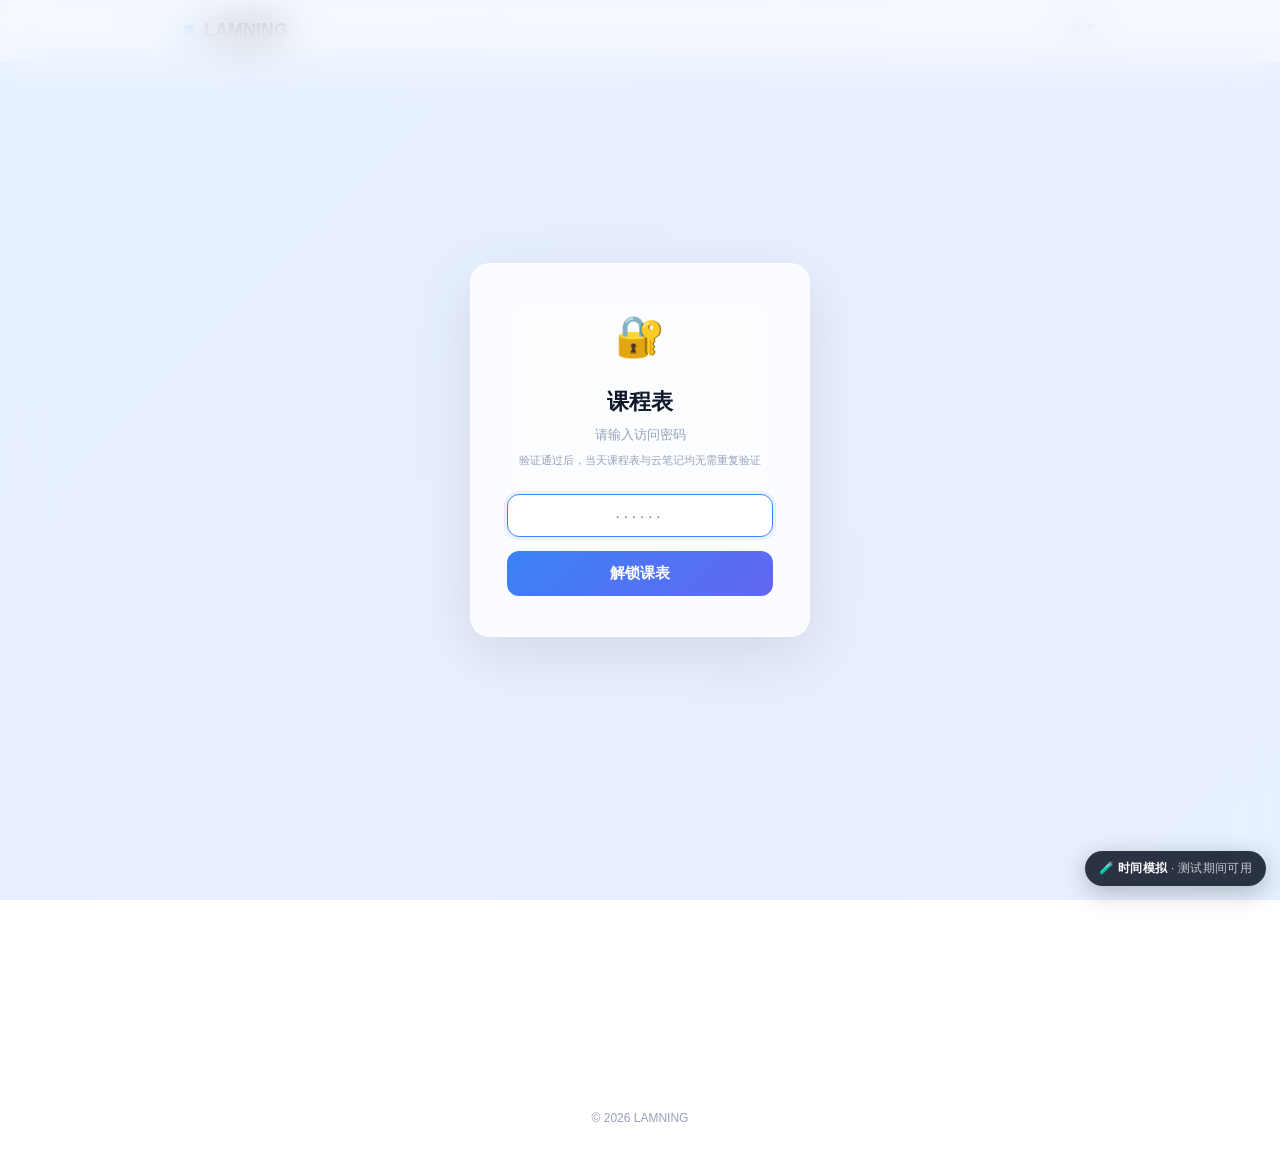
<file: schedule/course.html>
<!DOCTYPE html>
<html lang="zh-CN">
<head>
<meta charset="UTF-8">
<meta name="viewport" content="width=device-width,initial-scale=1.0">
<title>课程详情 - LAMNING</title>
<style>
*{margin:0;padding:0;box-sizing:border-box}
body{font-family:-apple-system,BlinkMacSystemFont,'Segoe UI','PingFang SC','Microsoft YaHei',sans-serif;color:#1a1a2e;min-height:100vh;overflow-x:hidden;background:linear-gradient(135deg,#dbeafe 0%,#e0e7ff 20%,#cffafe 40%,#ede9fe 60%,#dbeafe 80%,#e0f2fe 100%);background-size:400% 400%;animation:gf 12s ease infinite}
@keyframes gf{0%{background-position:0% 50%}50%{background-position:100% 50%}100%{background-position:0% 50%}}
.ctn{width:100%;max-width:780px;margin:0 auto;padding:0 16px}



.nav-bar{position:sticky;top:0;z-index:50;background:rgba(255,255,255,.6);backdrop-filter:blur(20px);-webkit-backdrop-filter:blur(20px);border-bottom:1px solid rgba(255,255,255,.7)}
.nav-inner{display:flex;justify-content:space-between;align-items:center;height:52px}
.nav-logo{font-size:16px;font-weight:700;color:#1a1a2e;text-decoration:none;display:flex;align-items:center;gap:8px}
.nav-logo .dot{width:8px;height:8px;background:#3b82f6;border-radius:2px;animation:pulse 2s ease infinite}
@keyframes pulse{0%,100%{opacity:1}50%{opacity:.4}}
.nav-links{display:flex;gap:16px;align-items:center}
.nav-links a{font-size:13px;color:#64748b;text-decoration:none;transition:color .2s}
.nav-links a:hover{color:#1a1a2e}

.hero{padding:40px 0 20px;text-align:center}
.hero h1{font-size:26px;font-weight:800;background:linear-gradient(135deg,#1e293b,#3b82f6);-webkit-background-clip:text;-webkit-text-fill-color:transparent;background-clip:text}
.hero .meta{font-size:14px;color:#64748b;margin-top:6px;display:flex;gap:16px;justify-content:center;flex-wrap:wrap}
.hero .meta span{display:flex;align-items:center;gap:4px}

.glass{background:rgba(255,255,255,.6);backdrop-filter:blur(16px);-webkit-backdrop-filter:blur(16px);border:1px solid rgba(255,255,255,.7);border-radius:18px;box-shadow:0 4px 24px rgba(0,0,0,.06);margin-bottom:16px;overflow:hidden}
.glass-header{padding:14px 20px;background:rgba(0,0,0,.02);border-bottom:1px solid rgba(0,0,0,.04);display:flex;justify-content:space-between;align-items:center}
.glass-header h3{font-size:15px;font-weight:600}
.glass-body{padding:20px}

/* 上传区域 */
.upload-zone{border:2px dashed rgba(59,130,246,.25);border-radius:14px;padding:36px 20px;text-align:center;cursor:pointer;transition:all .25s;position:relative}
.upload-zone:hover,.upload-zone.drag{border-color:#3b82f6;background:rgba(59,130,246,.04)}
.upload-zone input{position:absolute;inset:0;opacity:0;cursor:pointer}
.upload-zone .icon{font-size:36px;margin-bottom:8px}
.upload-zone .title{font-size:15px;font-weight:600;color:#1e293b}
.upload-zone .sub{font-size:12px;color:#94a3b8;margin-top:4px}

.progress-bar{height:4px;background:rgba(0,0,0,.06);border-radius:2px;overflow:hidden;margin-top:12px;display:none}
.progress-bar .fill{height:100%;background:linear-gradient(90deg,#3b82f6,#8b5cf6);border-radius:2px;width:0;transition:width .3s}

/* 文件列表 */
.file-item{display:flex;align-items:center;gap:12px;padding:12px 16px;background:rgba(255,255,255,.5);border-radius:12px;margin-bottom:10px;transition:all .2s}
.file-item:hover{background:rgba(255,255,255,.8);transform:translateY(-1px);box-shadow:0 2px 12px rgba(0,0,0,.06)}
.file-icon{width:42px;height:42px;border-radius:10px;display:flex;align-items:center;justify-content:center;font-size:20px;flex-shrink:0;color:#fff}
.file-icon.ppt{background:linear-gradient(135deg,#ef4444,#f97316)}
.file-icon.pdf{background:linear-gradient(135deg,#ef4444,#b91c1c)}
.file-icon.doc{background:linear-gradient(135deg,#3b82f6,#1d4ed8)}
.file-icon.img{background:linear-gradient(135deg,#10b981,#059669)}
.file-icon.other{background:linear-gradient(135deg,#6b7280,#4b5563)}
.file-info{flex:1;min-width:0}
.file-name{font-size:14px;font-weight:600;color:#1e293b;overflow:hidden;text-overflow:ellipsis;white-space:nowrap}
.file-meta{font-size:12px;color:#94a3b8;margin-top:2px}
.file-actions{display:flex;gap:6px;flex-shrink:0}
.btn-sm{padding:6px 14px;border:none;border-radius:8px;font-size:12px;font-weight:600;cursor:pointer;transition:all .2s;text-decoration:none;display:inline-flex;align-items:center}
.btn-view{background:rgba(59,130,246,.1);color:#3b82f6}
.btn-view:hover{background:rgba(59,130,246,.2)}
.btn-dl{background:rgba(16,185,129,.1);color:#10b981}
.btn-dl:hover{background:rgba(16,185,129,.2)}
.btn-del{background:rgba(239,68,68,.1);color:#ef4444}
.btn-del:hover{background:rgba(239,68,68,.2)}

/* PDF 预览弹窗 */
.modal-overlay{position:fixed;inset:0;z-index:300;background:rgba(0,0,0,.5);backdrop-filter:blur(4px);display:none;align-items:center;justify-content:center;padding:20px}
.modal-overlay.show{display:flex}
.modal-box{background:#fff;border-radius:16px;width:100%;max-width:900px;height:85vh;display:flex;flex-direction:column;overflow:hidden;box-shadow:0 20px 60px rgba(0,0,0,.3)}
.modal-top{padding:12px 20px;display:flex;justify-content:space-between;align-items:center;border-bottom:1px solid #e5e7eb;flex-shrink:0}
.modal-top h3{font-size:15px;font-weight:600;overflow:hidden;text-overflow:ellipsis;white-space:nowrap;flex:1;margin-right:12px}
.modal-close{width:32px;height:32px;border:none;border-radius:8px;background:#f3f4f6;font-size:18px;cursor:pointer;display:flex;align-items:center;justify-content:center;transition:background .2s;flex-shrink:0}
.modal-close:hover{background:#e5e7eb}
.modal-body{flex:1;overflow:hidden}
.modal-body iframe{width:100%;height:100%;border:none}
.modal-body img{width:100%;height:100%;object-fit:contain}

.empty{text-align:center;padding:40px 20px;color:#94a3b8}
.empty .icon{font-size:40px;margin-bottom:8px}
.empty .text{font-size:14px}

footer{text-align:center;padding:32px 0;font-size:12px;color:#94a3b8}

/* 笔记区 */
.notes-area{width:100%;min-height:180px;padding:14px 16px;border:1px solid rgba(0,0,0,.08);border-radius:12px;font-size:14px;line-height:1.8;outline:none;font-family:inherit;background:rgba(255,255,255,.4);resize:vertical;transition:border-color .2s,box-shadow .2s}
.notes-area:focus{border-color:#3b82f6;box-shadow:0 0 0 3px rgba(59,130,246,.1)}
.notes-area::placeholder{color:#94a3b8}
.notes-footer{display:flex;justify-content:space-between;align-items:center;margin-top:10px}
.notes-hint{font-size:12px;color:#94a3b8}
.btn-save{padding:10px 24px;border:none;border-radius:10px;font-size:13px;font-weight:600;cursor:pointer;transition:all .2s;background:linear-gradient(135deg,#3b82f6,#6366f1);color:#fff}
.btn-save:hover{transform:translateY(-1px);box-shadow:0 4px 15px rgba(59,130,246,.35)}
.btn-save:active{transform:scale(.97)}
.btn-save.saved{background:linear-gradient(135deg,#10b981,#059669)}



/* 加载遮罩 */
.loading-overlay{position:fixed;inset:0;z-index:500;background:linear-gradient(135deg,#dbeafe 0%,#e0e7ff 20%,#cffafe 40%,#ede9fe 60%,#dbeafe 80%,#e0f2fe 100%);background-size:400% 400%;animation:gf 20s ease infinite;display:flex;flex-direction:column;align-items:center;justify-content:center;transition:opacity .6s ease,visibility .6s}
.loading-overlay.hide{opacity:0;visibility:hidden;pointer-events:none}
.loading-overlay .spinner{width:44px;height:44px;border:3px solid rgba(59,130,246,.15);border-top-color:#3b82f6;border-radius:50%;animation:spin .8s linear infinite}
.loading-overlay .loading-text{margin-top:16px;font-size:14px;color:#64748b;font-weight:500}
@keyframes spin{to{transform:rotate(360deg)}}
@keyframes gf{0%{background-position:0% 50%}50%{background-position:100% 50%}100%{background-position:0% 50%}}
</style>
    <link rel="stylesheet" href="/assets/common.css">
<script>
window.LAMNING_CONFIG = { loaderDelay: 300, staggerBase: 120 };
</script>
</head>
<body>

<!-- 加载遮罩 -->
<div class="loading-overlay" id="loadingOverlay">
<div class="spinner"></div>
<div class="loading-text">正在加载课程资料...</div>
</div>

<div class="nav-bar"><div class="ctn nav-inner">
<a href="/" class="nav-logo"><span class="dot"></span> LAMNING</a>
<div class="nav-links"><a href="/schedule/">← 课程表</a><a href="/">首页</a></div>
</div></div>

<div class="ctn">
<div class="hero slide-up">
<h1 id="courseName"></h1>
<div class="meta" id="courseMeta"></div>
</div>

<!-- 上传 -->
<div class="glass slide-up">
<div class="glass-header"><h3>📤 上传资料</h3></div>
<div class="glass-body">
<div class="upload-zone" id="uploadZone">
<input type="file" id="fileInput" multiple>
<div class="icon">📁</div>
<div class="title">点击或拖拽上传</div>
<div class="sub">支持 PPT/PPTX、PDF、DOC/DOCX、图片等，PPT 自动转 PDF 可预览</div>
</div>
<div class="progress-bar" id="progressBar"><div class="fill" id="progressFill"></div></div>
</div>
</div>

<!-- 文件列表 -->
<div class="glass slide-up">
<div class="glass-header"><h3>📎 已上传资料</h3><span id="fileCount" style="font-size:12px;color:#94a3b8;"></span></div>
<div class="glass-body" id="fileList">
<div class="empty"><div class="icon">📭</div><div class="text">还没有上传资料</div></div>
</div>
</div>

<!-- 课程笔记 -->
<div class="glass slide-up">
<div class="glass-header"><h3>📝 课程笔记</h3><span id="notesStatus" style="font-size:12px;color:#94a3b8;"></span></div>
<div class="glass-body">
<textarea class="notes-area" id="notesArea" placeholder="在这里记录课堂笔记、重点总结、学习心得..."></textarea>
<div class="notes-footer">
<span class="notes-hint">支持换行，自动保留格式</span>
<button class="btn-save" id="btnSave" onclick="saveNotes()">💾 保存笔记</button>
</div>
</div>
</div>
</div>

<footer>&copy; 2026 LAMNING</footer>

<!-- PDF预览弹窗 -->
<div class="modal-overlay" id="previewModal">
<div class="modal-box">
<div class="modal-top">
<h3 id="previewTitle">预览</h3>
<button class="modal-close" onclick="closePreview()">&times;</button>
</div>
<div class="modal-body" id="previewBody"></div>
</div>
</div>

<div class="toast" id="toast"></div>

<script src="/assets/common.js"></script>
<script>
(function(){
var AUTH_TOKEN = sessionStorage.getItem('admin_token') || '';
if (!AUTH_TOKEN) {
  location.replace('/schedule/');
  return;
}
function authHeaders(extra) {
  var headers = extra || {};
  headers['X-Token'] = AUTH_TOKEN;
  return headers;
}
function escapeHtml(value) {
  return String(value || '').replace(/[&<>"']/g, function(ch) {
    return {'&':'&amp;','<':'&lt;','>':'&gt;','"':'&quot;',"'":'&#39;'}[ch];
  });
}
var params = new URLSearchParams(location.search);
var week = parseInt(params.get('week')) || 0;
var day = parseInt(params.get('day')) || 0;
var slot = parseInt(params.get('slot')) || 0;
var courseName = params.get('name') || '未知课程';
var teacher = params.get('teacher') || '';
var loc = params.get('location') || '';
var span = parseInt(params.get('span')) || 1;

var dayNames = ['','周一','周二','周三','周四','周五','周六','周日'];
var slotNames = ['1-2节','3-4节','5-6节','7-8节','9-10节'];

document.getElementById('courseName').textContent = courseName;
var metaHtml = '<span>📅 第' + week + '周 ' + dayNames[day] + '</span>' +
  '<span>⏰ ' + slotNames[slot] + (span > 1 ? '~' + slotNames[Math.min(slot+span-1,4)] : '') + '</span>';
if (teacher) metaHtml += '<span>👤 ' + teacher + '</span>';
if (loc) metaHtml += '<span>📍 ' + loc + '</span>';
document.getElementById('courseMeta').innerHTML = metaHtml;
document.title = courseName + ' - 课程详情';

/* 上传 */
var zone = document.getElementById('uploadZone');
var fileInput = document.getElementById('fileInput');
zone.addEventListener('dragover', function(e) { e.preventDefault(); zone.classList.add('drag'); });
zone.addEventListener('dragleave', function() { zone.classList.remove('drag'); });
zone.addEventListener('drop', function(e) { e.preventDefault(); zone.classList.remove('drag'); uploadFiles(e.dataTransfer.files); });
fileInput.addEventListener('change', function() { uploadFiles(fileInput.files); });

function uploadFiles(files) {
  if (!files || !files.length) return;
  var bar = document.getElementById('progressBar');
  var fill = document.getElementById('progressFill');
  bar.style.display = 'block';
  var total = files.length, done = 0, failed = 0;
  for (var i = 0; i < files.length; i++) {
    (function(file) {
      var fd = new FormData();
      fd.append('file', file);
      var xhr = new XMLHttpRequest();
      xhr.open('POST', '/api/course-files/' + week + '/' + day + '/' + slot + '/upload');
      xhr.setRequestHeader('X-Token', AUTH_TOKEN);
      xhr.upload.onprogress = function(e) {};
      xhr.onload = function() {
        done++;
        if (xhr.status === 200) {
          try { var r = JSON.parse(xhr.responseText); if (!r.ok) failed++; } catch(e) { failed++; }
        } else { failed++; }
        fill.style.width = (done / total * 100) + '%';
        if (done >= total) {
          setTimeout(function() { bar.style.display = 'none'; fill.style.width = '0'; }, 800);
          loadFiles();
          showToast(failed > 0 ? '❌ ' + failed + ' 个文件上传失败' : '✅ 上传成功');
          fileInput.value = '';
        }
      };
      xhr.onerror = function() { done++; failed++; showToast('❌ 网络错误'); };
      xhr.send(fd);
    })(files[i]);
  }
}

/* 加载文件列表 */
function loadFiles() {
  fetch('/api/course-files/' + week + '/' + day + '/' + slot + '?t=' + Date.now(), {headers: authHeaders()})
    .then(function(r) { return r.json(); })
    .then(function(d) {
      var list = document.getElementById('fileList');
      var count = document.getElementById('fileCount');
      if (!d.ok || !d.files || d.files.length === 0) {
        list.innerHTML = '<div class="empty"><div class="icon">📭</div><div class="text">还没有上传资料</div></div>';
        count.textContent = '';
        return;
      }
      count.textContent = d.files.length + ' 个文件';
      list.innerHTML = d.files.map(function(f, idx) {
        var ext = f.name.split('.').pop().toLowerCase();
        var iconClass = 'other', emoji = '📄';
        if (ext === 'ppt' || ext === 'pptx') { iconClass = 'ppt'; emoji = '📊'; }
        else if (ext === 'pdf') { iconClass = 'pdf'; emoji = '📕'; }
        else if (ext === 'doc' || ext === 'docx') { iconClass = 'doc'; emoji = '📘'; }
        else if (['jpg','jpeg','png','gif','webp'].indexOf(ext) >= 0) { iconClass = 'img'; emoji = '🖼️'; }
        var size = f.size < 1024*1024 ? (f.size/1024).toFixed(1) + ' KB' : (f.size/1024/1024).toFixed(1) + ' MB';
        var date = new Date(f.time * 1000);
        var dateStr = (date.getMonth()+1) + '/' + date.getDate() + ' ' + date.getHours() + ':' + (date.getMinutes()<10?'0':'') + date.getMinutes();
        var safeName = f.name.replace(/\\/g, "\\\\").replace(/'/g, "\\'");
        var displayName = escapeHtml(f.name);
        var actions = '';
        if (f.pdf_url) {
          actions += '<button class="btn-sm btn-view" onclick="window._preview(\'' + f.pdf_url + '?preview=1\',\'' + safeName + '\')">👁 预览</button>';
        } else if (['jpg','jpeg','png','gif','webp'].indexOf(ext) >= 0) {
          actions += '<button class="btn-sm btn-view" onclick="window._preview(\'' + f.url + '?preview=1\',\'' + safeName + '\')">👁 预览</button>';
        }
        actions += '<button class="btn-sm btn-dl" onclick="window._download(\'' + f.url + '\',\'' + safeName + '\')">⬇ 下载</button>';
        actions += '<button class="btn-sm btn-del" onclick="window._delete(\'' + f.id + '\')">🗑</button>';
        return '<div class="file-item" style="animation-delay:' + (idx * 0.06) + 's">' +
          '<div class="file-icon ' + iconClass + '">' + emoji + '</div>' +
          '<div class="file-info"><div class="file-name">' + displayName + '</div>' +
          '<div class="file-meta">' + size + ' · ' + dateStr + (f.pdf_url ? ' · 已转PDF' : '') + '</div></div>' +
          '<div class="file-actions">' + actions + '</div></div>';
      }).join('');
      /* 文件项入场动画 */
      var items = list.querySelectorAll('.file-item');
      items.forEach(function(el, i) {
        el.style.opacity = '0'; el.style.transform = 'translateY(12px)';
        el.style.transition = 'opacity .35s ease, transform .35s ease';
        setTimeout(function() { el.style.opacity = '1'; el.style.transform = 'translateY(0)'; }, i * 60 + 50);
      });
    });
}

window._delete = function(fid) {
  if (!confirm('确定删除这个文件？')) return;
  fetch('/api/course-files/' + week + '/' + day + '/' + slot + '/' + fid, { method: 'DELETE', headers: authHeaders() })
    .then(function(r) { return r.json(); })
    .then(function(d) { if (d.ok) { loadFiles(); showToast('已删除'); } });
};

/* PDF 预览 */
window._preview = function(url, name) {
  document.getElementById('previewTitle').textContent = name;
  fetch(url, {headers: authHeaders()}).then(function(r) {
    if (!r.ok) throw new Error('preview failed');
    return r.blob();
  }).then(function(blob) {
    var objectUrl = URL.createObjectURL(blob);
    var body = document.getElementById('previewBody');
    body.dataset.objectUrl = objectUrl;
    body.innerHTML = '<iframe src="' + objectUrl + '"></iframe>';
    document.getElementById('previewModal').classList.add('show');
  }).catch(function(){ showToast('❌ 预览失败'); });
};
window._download = function(url, name) {
  fetch(url, {headers: authHeaders()}).then(function(r) {
    if (!r.ok) throw new Error('download failed');
    return r.blob();
  }).then(function(blob) {
    var objectUrl = URL.createObjectURL(blob);
    var a = document.createElement('a');
    a.href = objectUrl;
    a.download = name;
    document.body.appendChild(a);
    a.click();
    a.remove();
    setTimeout(function(){ URL.revokeObjectURL(objectUrl); }, 1000);
  }).catch(function(){ showToast('❌ 下载失败'); });
};
window.closePreview = function() {
  document.getElementById('previewModal').classList.remove('show');
  var body = document.getElementById('previewBody');
  if (body.dataset.objectUrl) URL.revokeObjectURL(body.dataset.objectUrl);
  body.dataset.objectUrl = '';
  body.innerHTML = '';
};
document.getElementById('previewModal').addEventListener('click', function(e) {
  if (e.target === this) closePreview();
});

var showToast = LAMNING.showToast;

/* 笔记 */
var notesDirty = false;
var saveTimer = null;

function loadNotes() {
  fetch('/api/course-notes/' + week + '/' + day + '/' + slot + '?t=' + Date.now(), {headers: authHeaders()})
    .then(function(r) { return r.json(); })
    .then(function(d) {
      if (d.ok) {
        document.getElementById('notesArea').value = d.text || '';
        if (d.text) document.getElementById('notesStatus').textContent = '已保存';
      }
    });
}

function saveNotes() {
  var text = document.getElementById('notesArea').value;
  var btn = document.getElementById('btnSave');
  btn.textContent = '保存中...';
  btn.disabled = true;
  fetch('/api/course-notes/' + week + '/' + day + '/' + slot, {
    method: 'POST',
    headers: authHeaders({ 'Content-Type': 'application/json' }),
    body: JSON.stringify({ text: text })
  }).then(function(r) { return r.json(); }).then(function(d) {
    if (d.ok) {
      btn.textContent = '✅ 已保存';
      btn.classList.add('saved');
      document.getElementById('notesStatus').textContent = '已保存';
      notesDirty = false;
      setTimeout(function() { btn.textContent = '💾 保存笔记'; btn.classList.remove('saved'); btn.disabled = false; }, 1500);
    } else {
      btn.textContent = '💾 保存笔记'; btn.disabled = false;
      showToast('❌ 保存失败');
    }
  }).catch(function() {
    btn.textContent = '💾 保存笔记'; btn.disabled = false;
    showToast('❌ 网络错误');
  });
}

/* Ctrl+S 快捷键保存 */
document.getElementById('notesArea').addEventListener('keydown', function(e) {
  if ((e.ctrlKey || e.metaKey) && e.key === 's') { e.preventDefault(); saveNotes(); }
});
/* 标记已修改 */
document.getElementById('notesArea').addEventListener('input', function() {
  notesDirty = true;
  document.getElementById('notesStatus').textContent = '未保存';
});
/* 离开前提醒 */
window.addEventListener('beforeunload', function(e) {
  if (notesDirty) { e.preventDefault(); e.returnValue = ''; }
});

/* 页面加载完成：移除 loading，有序入场 */
function reveal() {
  var overlay = document.getElementById('loadingOverlay');
  overlay.classList.add('hide');
  var els = document.querySelectorAll('.slide-up');
  els.forEach(function(el, i) {
    setTimeout(function() { el.classList.add('show'); }, i * 120 + 200);
  });
  loadFiles();
  loadNotes();
}
if (document.readyState === 'complete') { reveal(); }
else { window.addEventListener('load', function(){ setTimeout(reveal, 300); }); }


window.saveNotes = saveNotes;
window.closePreview = closePreview;
})();
</script>
</body>
</html>
</file>
<file: assets/common.css>
/* ============================================================
   LAMNING 公共样式表 v1.0
   全站共享：动画、玻璃效果、导航、按钮、加载、工具类
   ============================================================ */

/* === Reset === */
*,*::before,*::after{margin:0;padding:0;box-sizing:border-box}

/* === 基础 === */
:root{
  --primary:#3b82f6;
  --primary-dark:#1d4ed8;
  --accent:#6366f1;
  --success:#10b981;
  --danger:#ef4444;
  --text:#1a1a2e;
  --text-muted:#64748b;
  --text-light:#94a3b8;
  --glass-bg:rgba(255,255,255,.55);
  --glass-border:rgba(255,255,255,.7);
  --glass-blur:16px;
  --radius-sm:8px;
  --radius-md:12px;
  --radius-lg:18px;
  --radius-xl:24px;
  --shadow-sm:0 2px 12px rgba(0,0,0,.06);
  --shadow-md:0 4px 24px rgba(0,0,0,.08);
  --shadow-lg:0 8px 40px rgba(0,0,0,.12);
  --ease-out:cubic-bezier(.22,1,.36,1);
  --ease-bounce:cubic-bezier(.34,1.56,.64,1);
  --ease-smooth:cubic-bezier(.4,0,.2,1);
}

body{
  font-family:-apple-system,BlinkMacSystemFont,'Segoe UI','PingFang SC','Microsoft YaHei',sans-serif;
  color:var(--text);line-height:1.6;min-height:100vh;overflow-x:hidden;
}

/* === 动画背景 === */
.animated-bg{
  position:fixed;top:0;left:0;width:100%;height:100%;z-index:-1;
  transition:filter 1s ease;
  background:linear-gradient(135deg,#dbeafe 0%,#e0e7ff 20%,#cffafe 40%,#ede9fe 60%,#dbeafe 80%,#e0f2fe 100%);
  background-size:400% 400%;animation:gf 20s ease infinite;
}
@keyframes gf{0%{background-position:0% 50%}50%{background-position:100% 50%}100%{background-position:0% 50%}}

/* 浮动粒子 */
.particles{position:fixed;inset:0;z-index:-1;pointer-events:none;overflow:hidden}
.particle{position:absolute;width:6px;height:6px;border-radius:50%;background:rgba(59,130,246,.1);animation:float linear infinite}
@keyframes float{
  0%{transform:translateY(100vh) scale(0);opacity:0}
  10%{opacity:1}90%{opacity:1}
  100%{transform:translateY(-10vh) scale(1);opacity:0}
}

/* === 容器 === */
.ctn{width:100%;max-width:960px;margin:0 auto;padding:0 24px}

/* === 导航栏 === */
.nav-bar{
  position:sticky;top:0;z-index:50;
  background:rgba(255,255,255,.6);
  backdrop-filter:blur(20px);-webkit-backdrop-filter:blur(20px);
  border-bottom:1px solid rgba(255,255,255,.7);
}
.nav-inner{display:flex;justify-content:space-between;align-items:center;height:60px}
.nav-logo{
  font-size:18px;font-weight:700;color:var(--text);text-decoration:none;
  display:flex;align-items:center;gap:10px;
}
.nav-logo .dot{
  width:10px;height:10px;background:var(--primary);border-radius:2px;
  animation:dot-pulse 2s ease-in-out infinite;
}
@keyframes dot-pulse{0%,100%{transform:scale(1);opacity:1}50%{transform:scale(1.2);opacity:.6}}
.nav-links{display:flex;gap:12px}
.nav-links a{font-size:13px;font-weight:500;color:var(--text-muted);text-decoration:none;transition:color .2s}
.nav-links a:hover{color:var(--text)}

/* === 玻璃卡片 === */
.glass{
  background:var(--glass-bg);
  backdrop-filter:blur(var(--glass-blur));-webkit-backdrop-filter:blur(var(--glass-blur));
  border:1px solid var(--glass-border);
  border-radius:var(--radius-lg);
  box-shadow:var(--shadow-md);
  transition:transform .3s var(--ease-out),box-shadow .3s var(--ease-out);
}
.glass:hover{transform:translateY(-2px);box-shadow:var(--shadow-lg)}
.glass-header{
  padding:14px 20px;
  background:rgba(0,0,0,.02);border-bottom:1px solid rgba(0,0,0,.04);
  display:flex;justify-content:space-between;align-items:center;
}
.glass-header h3{font-size:15px;font-weight:600}
.glass-body{padding:20px}

.glass-card{background:rgba(255,255,255,.55);backdrop-filter:blur(16px);-webkit-backdrop-filter:blur(16px);border:1px solid rgba(255,255,255,.7);border-radius:var(--radius-lg);padding:28px;box-shadow:var(--shadow-md);transition:all .35s var(--ease-out);position:relative;overflow:hidden}
.glass-card:hover{transform:translateY(-4px);box-shadow:var(--shadow-lg)}

/* === 按钮 === */
.btn{
  display:inline-flex;align-items:center;justify-content:center;gap:8px;
  padding:12px 28px;border:none;border-radius:var(--radius-md);
  font-size:14px;font-weight:600;cursor:pointer;
  transition:all .25s var(--ease-out);
}
.btn-primary{background:linear-gradient(135deg,var(--primary),var(--accent));color:#fff}
.btn-primary:hover{transform:translateY(-2px);box-shadow:0 8px 25px rgba(59,130,246,.35)}
.btn-primary:active{transform:scale(.97)}
.btn-sm{padding:6px 14px;border:none;border-radius:var(--radius-sm);font-size:12px;font-weight:600;cursor:pointer;transition:all .2s;text-decoration:none;display:inline-flex;align-items:center}
.btn-view{background:rgba(59,130,246,.1);color:var(--primary)}
.btn-view:hover{background:rgba(59,130,246,.2)}
.btn-dl{background:rgba(16,185,129,.1);color:var(--success)}
.btn-dl:hover{background:rgba(16,185,129,.2)}
.btn-del{background:rgba(239,68,68,.1);color:var(--danger)}
.btn-del:hover{background:rgba(239,68,68,.2)}

/* === 加载遮罩 === */
.page-loader{
  position:fixed;inset:0;z-index:500;
  background:linear-gradient(135deg,#dbeafe 0%,#e0e7ff 20%,#cffafe 40%,#ede9fe 60%,#dbeafe 80%,#e0f2fe 100%);
  background-size:400% 400%;animation:gf 20s ease infinite;
  display:flex;flex-direction:column;align-items:center;justify-content:center;
  transition:opacity .6s var(--ease-smooth),visibility .6s;
}
.page-loader.hide{opacity:0;visibility:hidden;pointer-events:none}
.loader-ring{
  width:44px;height:44px;
  border:3px solid rgba(59,130,246,.12);border-top-color:var(--primary);
  border-radius:50%;animation:lrspin .7s linear infinite;
}
@keyframes lrspin{to{transform:rotate(360deg)}}
.loader-label{margin-top:16px;font-size:14px;color:var(--text-muted);font-weight:500;letter-spacing:.3px}

/* 深色主题覆盖 */
.theme-dark .page-loader{
  background:#0a0a1a;
  background-image:radial-gradient(1200px 600px at 20% -10%,rgba(0,212,255,.08),transparent 60%),
    radial-gradient(1000px 700px at 110% 110%,rgba(124,58,237,.10),transparent 60%),
    linear-gradient(180deg,#0a0a1a,#0d0d22);
}
.theme-dark .loader-ring{border-color:rgba(0,212,255,.12);border-top-color:#00d4ff}
.theme-dark .loader-label{color:rgba(215,227,245,.5)}

/* === 入场动画 === */
.slide-up{
  opacity:0;transform:translateY(28px);
  transition:opacity .6s var(--ease-out),transform .6s var(--ease-out);
}
.slide-up.show{opacity:1;transform:translateY(0)}

.slide-in-left{
  opacity:0;transform:translateX(-24px);
  transition:opacity .6s var(--ease-out),transform .6s var(--ease-out);
}
.slide-in-left.show{opacity:1;transform:translateX(0)}

.slide-in-right{
  opacity:0;transform:translateX(24px);
  transition:opacity .6s var(--ease-out),transform .6s var(--ease-out);
}
.slide-in-right.show{opacity:1;transform:translateX(0)}

.scale-in{
  opacity:0;transform:scale(.92);
  transition:opacity .5s var(--ease-out),transform .5s var(--ease-bounce);
}
.scale-in.show{opacity:1;transform:scale(1)}

/* === 工具类 === */
.text-center{text-align:center}
.text-muted{color:var(--text-muted)}
.text-light{color:var(--text-light)}
.mt-sm{margin-top:8px}.mt-md{margin-top:16px}.mt-lg{margin-top:24px}
.mb-sm{margin-bottom:8px}.mb-md{margin-bottom:16px}.mb-lg{margin-bottom:24px}

/* === Toast === */
.toast{
  position:fixed;top:80px;left:50%;transform:translateX(-50%) translateY(-8px);
  background:#0f172a;color:#fff;padding:10px 24px;
  border-radius:var(--radius-md);font-size:13px;z-index:999;
  opacity:0;transition:opacity .3s,transform .3s var(--ease-bounce);
  box-shadow:0 4px 20px rgba(0,0,0,.15);pointer-events:none;
}
.toast.show{opacity:1;transform:translateX(-50%) translateY(0)}

/* === 响应式 === */
@media(max-width:768px){
  .ctn{padding:0 16px}
  .nav-inner{height:52px}
  .nav-logo{font-size:16px}
}

/* === 打印 === */
@media print{
  .page-loader,.nav-bar,.animated-bg,.particles{display:none!important}
  .glass,.glass-card{box-shadow:none;border:1px solid #ddd}
}
</file>
